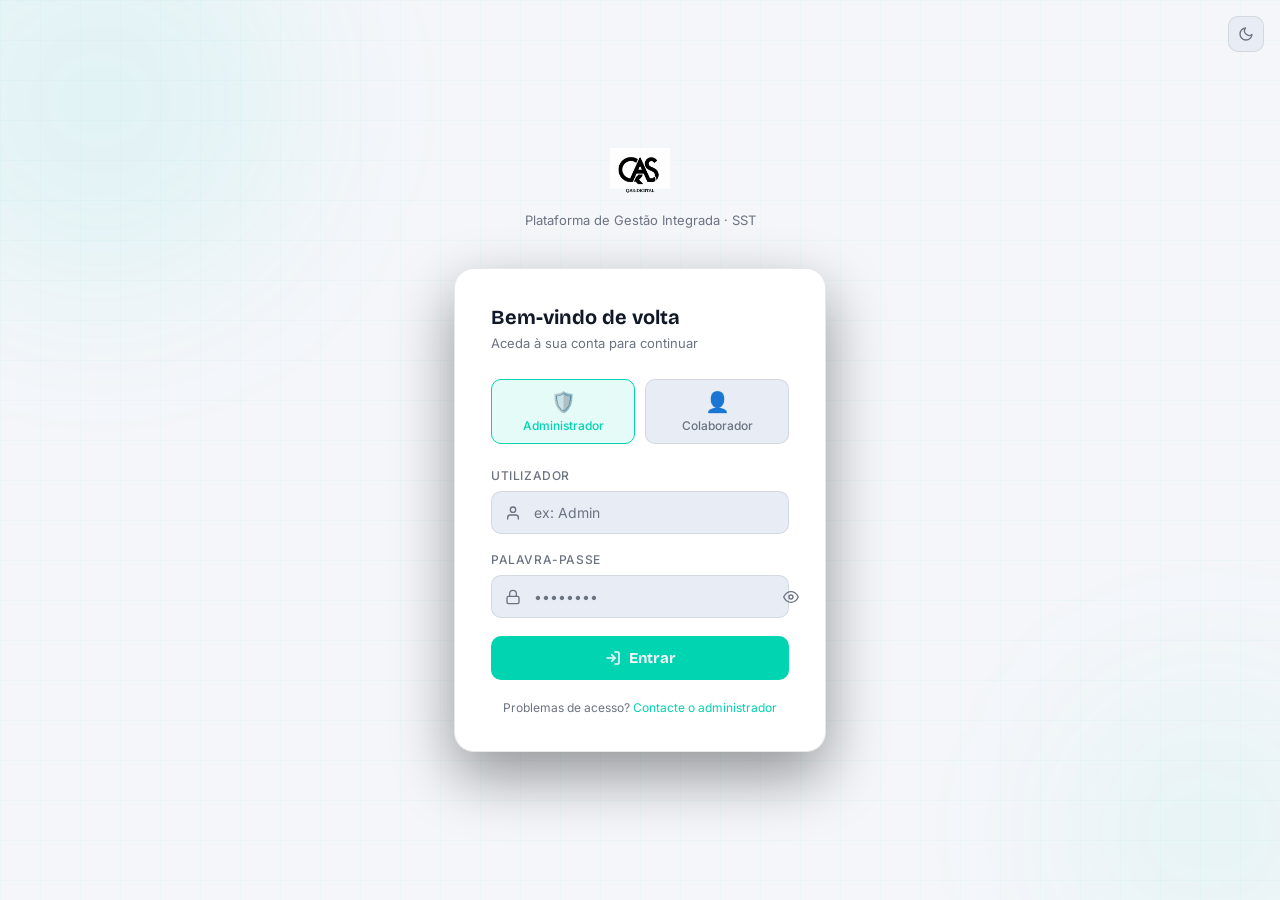
<file: index.html>
<!DOCTYPE html>
<html lang="pt" data-theme="light">
<head>
  <meta charset="UTF-8" />
  <meta name="viewport" content="width=device-width, initial-scale=1.0" />
  <title>QAS-Digital | Login</title>
  <link rel="icon" type="image/png" href="img/favicon.png" />
  <link rel="preconnect" href="https://fonts.googleapis.com" />
  <link rel="preconnect" href="https://fonts.gstatic.com" crossorigin />
  <link href="https://fonts.googleapis.com/css2?family=Bricolage+Grotesque:wght@400;500;600;700;800&family=Inter:wght@300;400;500;600&display=swap" rel="stylesheet" />
  <style>
    :root {
      --navy: #0B1120;
      --navy-mid: #0F1729;
      --navy-light: #1A2440;
      --teal: #00D4B1;
      --teal-dark: #00B89A;
      --teal-glow: rgba(0, 212, 177, 0.18);
      --teal-subtle: rgba(0, 212, 177, 0.08);
      --white: #F0F4FF;
      --muted: #8892A4;
      --border: rgba(255, 255, 255, 0.07);
      --red: #FF4C6A;
      --font-head: 'Bricolage Grotesque', sans-serif;
      --font-body: 'Inter', sans-serif;
    }
    [data-theme="light"] {
      --navy: #F4F6FA;
      --navy-mid: #FFFFFF;
      --navy-light: #E8EDF5;
      --white: #111827;
      --muted: #6B7280;
      --border: rgba(0,0,0,0.09);
      --teal-subtle: rgba(0,212,177,0.1);
      --teal-glow: rgba(0,212,177,0.2);
    }

    *, *::before, *::after { box-sizing: border-box; margin: 0; padding: 0; }

    body {
      background: var(--navy);
      font-family: var(--font-body);
      color: var(--white);
      min-height: 100vh;
      display: flex;
      align-items: center;
      justify-content: center;
      position: relative;
      overflow: hidden;
    }

    /* Background grid */
    body::before {
      content: '';
      position: fixed;
      inset: 0;
      background-image:
        linear-gradient(rgba(0,212,177,0.03) 1px, transparent 1px),
        linear-gradient(90deg, rgba(0,212,177,0.03) 1px, transparent 1px);
      background-size: 40px 40px;
      pointer-events: none;
    }

    /* Glow blobs */
    .blob {
      position: fixed;
      border-radius: 50%;
      filter: blur(80px);
      pointer-events: none;
    }
    .blob-1 {
      width: 400px; height: 400px;
      background: rgba(0,212,177,0.07);
      top: -100px; left: -100px;
    }
    .blob-2 {
      width: 300px; height: 300px;
      background: rgba(0,212,177,0.05);
      bottom: -80px; right: -80px;
    }

    .login-wrapper {
      width: 100%;
      max-width: 420px;
      padding: 24px;
      position: relative;
      z-index: 1;
    }

    /* Logo */
    .logo-area {
      text-align: center;
      margin-bottom: 40px;
    }
    .logo-area img {
      height: 48px;
      margin-bottom: 16px;
    }
    .logo-text {
      font-family: var(--font-head);
      font-size: 22px;
      font-weight: 700;
      color: var(--white);
      letter-spacing: -0.3px;
    }
    .logo-text span { color: var(--teal); }
    .logo-sub {
      font-size: 13px;
      color: var(--muted);
      margin-top: 6px;
    }

    /* Card */
    .card {
      background: var(--navy-mid);
      border: 1px solid var(--border);
      border-radius: 20px;
      padding: 36px;
      box-shadow: 0 24px 60px rgba(0,0,0,0.4);
    }

    .card-title {
      font-family: var(--font-head);
      font-size: 20px;
      font-weight: 700;
      margin-bottom: 6px;
    }
    .card-sub {
      font-size: 13px;
      color: var(--muted);
      margin-bottom: 28px;
    }

    .field {
      margin-bottom: 18px;
    }
    .field label {
      display: block;
      font-size: 12px;
      font-weight: 500;
      color: var(--muted);
      text-transform: uppercase;
      letter-spacing: 0.6px;
      margin-bottom: 8px;
    }

    .input-wrap {
      position: relative;
    }
    .input-wrap svg {
      position: absolute;
      left: 14px;
      top: 50%;
      transform: translateY(-50%);
      width: 16px;
      height: 16px;
      color: var(--muted);
      pointer-events: none;
    }

    .field input {
      width: 100%;
      background: var(--navy-light);
      border: 1px solid var(--border);
      border-radius: 10px;
      padding: 12px 14px 12px 42px;
      font-family: var(--font-body);
      font-size: 14px;
      color: var(--white);
      outline: none;
      transition: border-color 0.2s, box-shadow 0.2s;
    }
    .field input::placeholder { color: var(--muted); }
    .field input:focus {
      border-color: var(--teal);
      box-shadow: 0 0 0 3px var(--teal-glow);
    }

    /* Eye toggle */
    .eye-btn {
      position: absolute;
      right: 12px;
      top: 50%;
      transform: translateY(-50%);
      background: none;
      border: none;
      cursor: pointer;
      color: var(--muted);
      display: flex;
      align-items: center;
      padding: 4px;
      transition: color 0.2s;
    }
    .eye-btn:hover { color: var(--white); }
    .eye-btn svg { width: 16px; height: 16px; }

    /* Role selector */
    .role-selector {
      display: grid;
      grid-template-columns: 1fr 1fr;
      gap: 10px;
      margin-bottom: 24px;
    }
    .role-btn {
      background: var(--navy-light);
      border: 1px solid var(--border);
      border-radius: 10px;
      padding: 10px;
      cursor: pointer;
      text-align: center;
      transition: all 0.2s;
    }
    .role-btn .role-icon {
      font-size: 20px;
      margin-bottom: 4px;
    }
    .role-btn .role-label {
      font-size: 12px;
      font-weight: 500;
      color: var(--muted);
      font-family: var(--font-body);
    }
    .role-btn.active {
      border-color: var(--teal);
      background: var(--teal-subtle);
    }
    .role-btn.active .role-label { color: var(--teal); }

    /* Error */
    .error-msg {
      background: rgba(255,76,106,0.1);
      border: 1px solid rgba(255,76,106,0.3);
      border-radius: 10px;
      padding: 10px 14px;
      font-size: 13px;
      color: var(--red);
      margin-bottom: 18px;
      display: none;
      align-items: center;
      gap: 8px;
    }
    .error-msg svg { width: 15px; height: 15px; flex-shrink: 0; }
    .error-msg.show { display: flex; }

    /* Submit */
    .btn-login {
      width: 100%;
      background: var(--teal);
      color: var(--navy);
      border: none;
      border-radius: 10px;
      padding: 13px;
      font-family: var(--font-head);
      font-size: 15px;
      font-weight: 700;
      cursor: pointer;
      transition: background 0.2s, transform 0.1s, box-shadow 0.2s;
      display: flex;
      align-items: center;
      justify-content: center;
      gap: 8px;
    }
    .btn-login:hover {
      background: var(--teal-dark);
      box-shadow: 0 8px 24px rgba(0,212,177,0.25);
    }
    .btn-login:active { transform: scale(0.98); }
    .btn-login svg { width: 16px; height: 16px; }

    .footer-note {
      text-align: center;
      font-size: 12px;
      color: var(--muted);
      margin-top: 20px;
    }
    .footer-note a {
      color: var(--teal);
      text-decoration: none;
    }

    /* Shake animation */
    @keyframes shake {
      0%,100% { transform: translateX(0); }
      20% { transform: translateX(-6px); }
      40% { transform: translateX(6px); }
      60% { transform: translateX(-4px); }
      80% { transform: translateX(4px); }
    }
    .shake { animation: shake 0.4s ease; }

    /* Loading spinner */
    @keyframes spin { to { transform: rotate(360deg); } }
    .spinner {
      width: 16px; height: 16px;
      border: 2px solid rgba(11,17,32,0.3);
      border-top-color: var(--navy);
      border-radius: 50%;
      animation: spin 0.7s linear infinite;
      display: none;
    }
    .loading .spinner { display: block; }
    .loading .btn-text { display: none; }
    .theme-toggle {
      position: fixed;
      top: 16px; right: 16px;
      width: 36px; height: 36px;
      border-radius: 10px;
      background: var(--navy-light);
      border: 1px solid var(--border);
      cursor: pointer;
      display: flex; align-items: center; justify-content: center;
      color: var(--muted);
      transition: all 0.2s;
      z-index: 10;
    }
    .theme-toggle:hover { color: var(--teal); border-color: var(--teal); }
    .theme-toggle svg { width: 16px; height: 16px; }
    .logo-img {
      height: 56px;
      width: auto;
      display: block;
      margin: 0 auto 16px;
    }
  </style>
</head>
<body>
  <div class="blob blob-1"></div>
  <div class="blob blob-2"></div>
  <button class="theme-toggle" id="themeToggle" onclick="toggleTheme()" title="Alternar tema">
    <svg xmlns="http://www.w3.org/2000/svg" viewBox="0 0 24 24" fill="none" stroke="currentColor" stroke-width="2" stroke-linecap="round" stroke-linejoin="round"><circle cx="12" cy="12" r="5"/><line x1="12" y1="1" x2="12" y2="3"/><line x1="12" y1="21" x2="12" y2="23"/><line x1="4.22" y1="4.22" x2="5.64" y2="5.64"/><line x1="18.36" y1="18.36" x2="19.78" y2="19.78"/><line x1="1" y1="12" x2="3" y2="12"/><line x1="21" y1="12" x2="23" y2="12"/><line x1="4.22" y1="19.78" x2="5.64" y2="18.36"/><line x1="18.36" y1="5.64" x2="19.78" y2="4.22"/></svg>
  </button>

  <div class="login-wrapper">
    <div class="logo-area">
      <img id="loginLogo" src="img/logo-white.png" alt="QAS-Digital" class="logo-img" />
      <div class="logo-sub">Plataforma de Gestão Integrada · SST</div>
    </div>

    <div class="card">
      <div class="card-title">Bem-vindo de volta</div>
      <div class="card-sub">Aceda à sua conta para continuar</div>

      <!-- Role selector -->
      <div class="role-selector">
        <button class="role-btn active" data-role="admin" onclick="selectRole(this)">
          <div class="role-icon">🛡️</div>
          <div class="role-label">Administrador</div>
        </button>
        <button class="role-btn" data-role="employee" onclick="selectRole(this)">
          <div class="role-icon">👤</div>
          <div class="role-label">Colaborador</div>
        </button>
      </div>

      <form id="loginForm" onsubmit="handleLogin(event)" novalidate>
        <div class="field">
          <label for="username">Utilizador</label>
          <div class="input-wrap">
            <svg xmlns="http://www.w3.org/2000/svg" viewBox="0 0 24 24" fill="none" stroke="currentColor" stroke-width="2" stroke-linecap="round" stroke-linejoin="round"><path d="M20 21v-2a4 4 0 0 0-4-4H8a4 4 0 0 0-4 4v2"/><circle cx="12" cy="7" r="4"/></svg>
            <input type="text" id="username" placeholder="ex: Admin" autocomplete="username" />
          </div>
        </div>

        <div class="field">
          <label for="password">Palavra-passe</label>
          <div class="input-wrap">
            <svg xmlns="http://www.w3.org/2000/svg" viewBox="0 0 24 24" fill="none" stroke="currentColor" stroke-width="2" stroke-linecap="round" stroke-linejoin="round"><rect x="3" y="11" width="18" height="11" rx="2" ry="2"/><path d="M7 11V7a5 5 0 0 1 10 0v4"/></svg>
            <input type="password" id="password" placeholder="••••••••" autocomplete="current-password" />
            <button type="button" class="eye-btn" onclick="togglePassword()">
              <svg id="eyeIcon" xmlns="http://www.w3.org/2000/svg" viewBox="0 0 24 24" fill="none" stroke="currentColor" stroke-width="2" stroke-linecap="round" stroke-linejoin="round"><path d="M1 12s4-8 11-8 11 8 11 8-4 8-11 8-11-8-11-8z"/><circle cx="12" cy="12" r="3"/></svg>
            </button>
          </div>
        </div>

        <div class="error-msg" id="errorMsg">
          <svg xmlns="http://www.w3.org/2000/svg" viewBox="0 0 24 24" fill="none" stroke="currentColor" stroke-width="2" stroke-linecap="round" stroke-linejoin="round"><circle cx="12" cy="12" r="10"/><line x1="15" y1="9" x2="9" y2="15"/><line x1="9" y1="9" x2="15" y2="15"/></svg>
          <span id="errorText">Utilizador ou palavra-passe incorretos.</span>
        </div>

        <button type="submit" class="btn-login" id="loginBtn">
          <div class="spinner"></div>
          <span class="btn-text" style="display:flex;align-items:center;gap:8px;">
            <svg xmlns="http://www.w3.org/2000/svg" viewBox="0 0 24 24" fill="none" stroke="currentColor" stroke-width="2.5" stroke-linecap="round" stroke-linejoin="round"><path d="M15 3h4a2 2 0 0 1 2 2v14a2 2 0 0 1-2 2h-4"/><polyline points="10 17 15 12 10 7"/><line x1="15" y1="12" x2="3" y2="12"/></svg>
            Entrar
          </span>
        </button>
      </form>

      <div class="footer-note">
        Problemas de acesso? <a href="#">Contacte o administrador</a>
      </div>
    </div>
  </div>

  <script>
    const sunIcon = `<svg xmlns="http://www.w3.org/2000/svg" viewBox="0 0 24 24" fill="none" stroke="currentColor" stroke-width="2" stroke-linecap="round" stroke-linejoin="round"><circle cx="12" cy="12" r="5"/><line x1="12" y1="1" x2="12" y2="3"/><line x1="12" y1="21" x2="12" y2="23"/><line x1="4.22" y1="4.22" x2="5.64" y2="5.64"/><line x1="18.36" y1="18.36" x2="19.78" y2="19.78"/><line x1="1" y1="12" x2="3" y2="12"/><line x1="21" y1="12" x2="23" y2="12"/><line x1="4.22" y1="19.78" x2="5.64" y2="18.36"/><line x1="18.36" y1="5.64" x2="19.78" y2="4.22"/></svg>`;
    const moonIcon = `<svg xmlns="http://www.w3.org/2000/svg" viewBox="0 0 24 24" fill="none" stroke="currentColor" stroke-width="2" stroke-linecap="round" stroke-linejoin="round"><path d="M21 12.79A9 9 0 1 1 11.21 3 7 7 0 0 0 21 12.79z"/></svg>`;

    function applyTheme(theme) {
      const isLight = theme === 'light';
      document.documentElement.dataset.theme = theme;
      localStorage.setItem('qas-theme', theme);
      document.getElementById('loginLogo').src = isLight ? 'img/logo.png' : 'img/logo-white.png';
      document.getElementById('themeToggle').innerHTML = isLight ? moonIcon : sunIcon;
    }
    function toggleTheme() {
      const next = document.documentElement.dataset.theme === 'dark' ? 'light' : 'dark';
      applyTheme(next);
    }
    applyTheme(localStorage.getItem('qas-theme') || 'light');

    let selectedRole = 'admin';

    function selectRole(btn) {
      document.querySelectorAll('.role-btn').forEach(b => b.classList.remove('active'));
      btn.classList.add('active');
      selectedRole = btn.dataset.role;
    }

    function togglePassword() {
      const input = document.getElementById('password');
      const icon = document.getElementById('eyeIcon');
      if (input.type === 'password') {
        input.type = 'text';
        icon.innerHTML = '<path d="M17.94 17.94A10.07 10.07 0 0 1 12 20c-7 0-11-8-11-8a18.45 18.45 0 0 1 5.06-5.94M9.9 4.24A9.12 9.12 0 0 1 12 4c7 0 11 8 11 8a18.5 18.5 0 0 1-2.16 3.19m-6.72-1.07a3 3 0 1 1-4.24-4.24"/><line x1="1" y1="1" x2="23" y2="23"/>';
      } else {
        input.type = 'password';
        icon.innerHTML = '<path d="M1 12s4-8 11-8 11 8 11 8-4 8-11 8-11-8-11-8z"/><circle cx="12" cy="12" r="3"/>';
      }
    }

    function handleLogin(e) {
      e.preventDefault();
      const username = document.getElementById('username').value.trim();
      const password = document.getElementById('password').value;
      const btn = document.getElementById('loginBtn');
      const errorMsg = document.getElementById('errorMsg');
      const errorText = document.getElementById('errorText');

      errorMsg.classList.remove('show');

      // Credentials check
      const credentials = {
        admin: { user: 'Admin', pass: 'Admin123' },
        employee: { user: 'Colaborador', pass: 'Colab2024' }
      };

      const cred = credentials[selectedRole];
      if (username === cred.user && password === cred.pass) {
        // Show loading
        btn.classList.add('loading');
        btn.querySelector('.btn-text').style.display = 'none';
        btn.querySelector('.spinner').style.display = 'block';

        setTimeout(() => {
          window.location.href = 'module-selection.html';
        }, 900);
      } else {
        errorText.textContent = selectedRole === 'admin'
          ? 'Utilizador ou palavra-passe incorretos.'
          : 'Credenciais de colaborador inválidas.';
        errorMsg.classList.add('show');
        document.getElementById('loginForm').classList.add('shake');
        setTimeout(() => document.getElementById('loginForm').classList.remove('shake'), 400);
      }
    }
  </script>
</body>
</html>
</file>
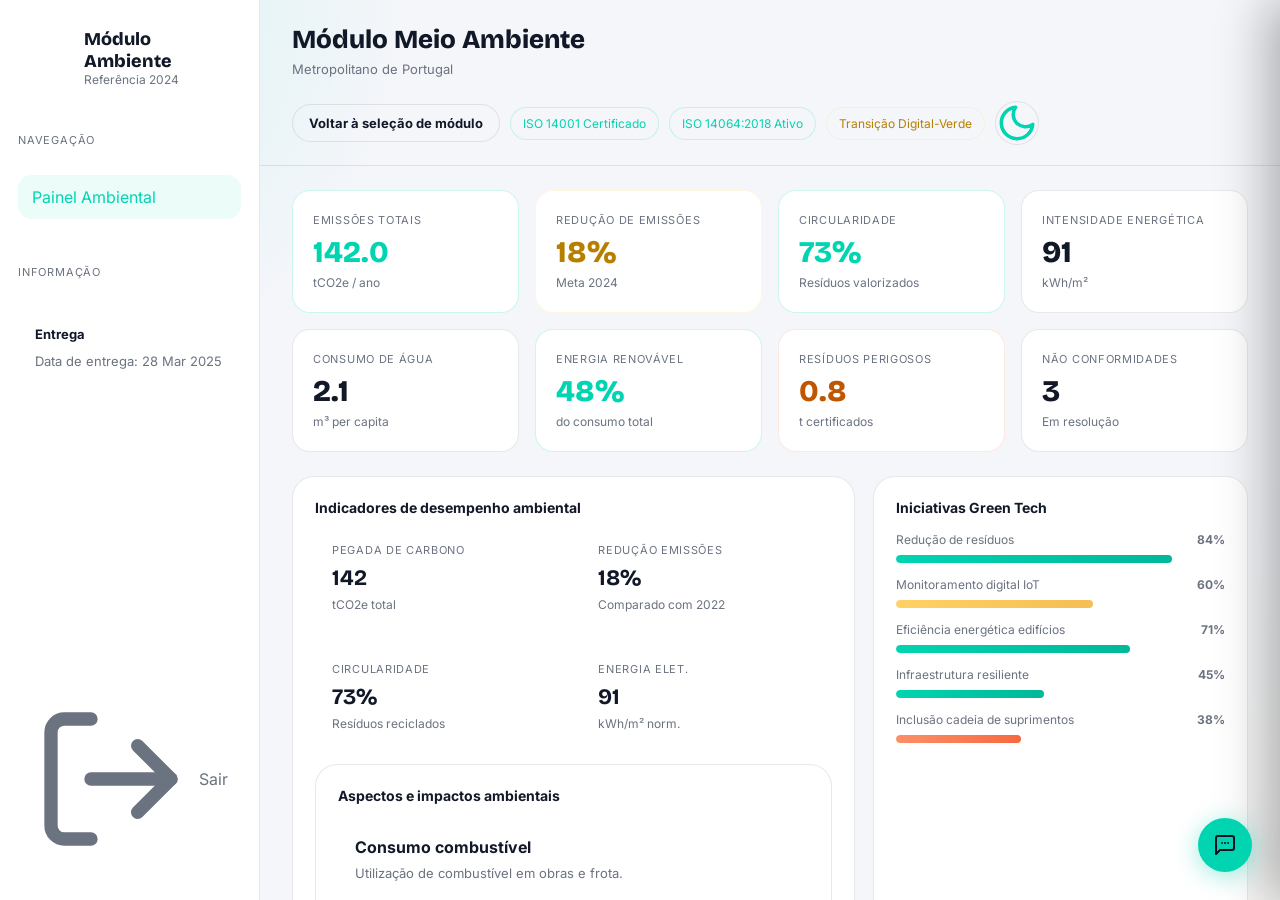
<file: ambiente.html>
<!DOCTYPE html>
<html lang="pt" data-theme="light">
<head>
  <meta charset="UTF-8" />
  <meta name="viewport" content="width=device-width, initial-scale=1.0" />
  <title>QAS-Digital | Módulo Ambiente</title>
  <link rel="icon" type="image/png" href="img/favicon.png" />
  <link rel="preconnect" href="https://fonts.googleapis.com" />
  <link rel="preconnect" href="https://fonts.gstatic.com" crossorigin />
  <link href="https://fonts.googleapis.com/css2?family=Bricolage+Grotesque:wght@400;500;600;700;800&family=Inter:wght@300;400;500;600&display=swap" rel="stylesheet" />
  <style>
    :root {
      --navy: #0B1120;
      --navy-mid: #0F1729;
      --navy-light: #151E33;
      --navy-card: #131E35;
      --teal: #00D4B1;
      --teal-dark: #00B89A;
      --teal-subtle: rgba(0,212,177,0.08);
      --white: #F0F4FF;
      --muted: #9CA3AF;
      --border: rgba(255,255,255,0.08);
      --yellow: #FFD166;
      --orange: #FB8F67;
      --font-head: 'Bricolage Grotesque', sans-serif;
      --font-body: 'Inter', sans-serif;
    }

    [data-theme="light"] {
      --navy: #F4F6FA;
      --navy-mid: #FFFFFF;
      --navy-light: #E8EDF5;
      --navy-card: #FFFFFF;
      --teal: #00D4B1;
      --teal-dark: #00B89A;
      --teal-subtle: rgba(0,212,177,0.08);
      --white: #111827;
      --muted: #6B7280;
      --border: rgba(0,0,0,0.09);
      --yellow: #B77F00;
      --orange: #C05700;
    }
    *, *::before, *::after { box-sizing: border-box; margin: 0; padding: 0; }
    html, body { height: 100%; }
    body {
      background: radial-gradient(circle at top left, rgba(0,212,177,0.14), transparent 26%),
                  radial-gradient(circle at bottom right, rgba(255,209,102,0.05), transparent 28%),
                  var(--navy);
      font-family: var(--font-body);
      color: var(--white);
      display: flex;
      min-height: 100vh;
      overflow: hidden;
    }
    .sidebar {
      width: 260px;
      min-height: 100vh;
      background: var(--navy-mid);
      border-right: 1px solid var(--border);
      display: flex;
      flex-direction: column;
      padding: 28px 18px;
      gap: 28px;
    }
    .sidebar-logo { display: flex; align-items: center; gap: 12px; }
    .sidebar-logo img { height: 36px; }
    .sidebar-title { font-family: var(--font-head); font-size: 18px; font-weight: 800; }
    .sidebar-section { font-size: 11px; text-transform: uppercase; letter-spacing: 0.8px; color: var(--muted); margin-top: 18px; }
    .nav-item {
      display: flex;
      align-items: center;
      gap: 10px;
      padding: 12px 14px;
      border-radius: 14px;
      color: var(--muted);
      text-decoration: none;
      transition: background 0.2s, color 0.2s;
    }
    .nav-item.active,
    .nav-item:hover { background: rgba(0,212,177,0.08); color: var(--teal); }
    .nav-item svg { width: 18px; height: 18px; flex-shrink: 0; }
    .sidebar-footer { margin-top: auto; }
    .logout-btn {
      width: 100%;
      display: inline-flex;
      align-items: center;
      justify-content: center;
      gap: 8px;
      padding: 12px;
      border-radius: 14px;
      border: 1px solid rgba(255,255,255,0.1);
      background: transparent;
      color: var(--muted);
      text-decoration: none;
      transition: background 0.2s, color 0.2s;
    }
    .logout-btn:hover { background: rgba(255,255,255,0.05); color: var(--white); }
    .theme-toggle {
      width: 44px;
      height: 44px;
      border-radius: 999px;
      border: 1px solid var(--border);
      background: rgba(255,255,255,0.08);
      color: var(--teal);
      display: inline-flex;
      align-items: center;
      justify-content: center;
      cursor: pointer;
      transition: background 0.2s, transform 0.2s;
    }
    .theme-toggle:hover { background: rgba(0,212,177,0.12); transform: translateY(-1px); }
    .module-return {
      display: inline-flex;
      align-items: center;
      gap: 8px;
      padding: 10px 16px;
      border-radius: 999px;
      border: 1px solid var(--border);
      background: rgba(255,255,255,0.08);
      color: var(--white);
      text-decoration: none;
      font-size: 13px;
      font-weight: 700;
      transition: background 0.2s, color 0.2s;
    }
    .module-return:hover { background: rgba(0,212,177,0.12); color: var(--teal); }
    .main {
      flex: 1;
      overflow: hidden;
      display: flex;
      flex-direction: column;
    }
    .topbar {
      padding: 24px 32px 20px;
      border-bottom: 1px solid var(--border);
      display: flex;
      justify-content: space-between;
      gap: 24px;
      flex-wrap: wrap;
    }
    .topbar-left h1 {
      font-family: var(--font-head);
      font-size: 26px;
      font-weight: 800;
      margin-bottom: 6px;
    }
    .topbar-left p { font-size: 13px; color: var(--muted); }
    .topbar-right { display: flex; flex-wrap: wrap; gap: 10px; align-items: center; }
    .tag { display: inline-flex; align-items: center; gap: 6px; padding: 8px 12px; border-radius: 999px; background: rgba(255,255,255,0.06); color: var(--white); font-size: 12px; border: 1px solid rgba(255,255,255,0.08); }
    .tag.teal { color: var(--teal); border-color: rgba(0,212,177,0.2); }
    .tag.yellow { color: var(--yellow); border-color: rgba(255,209,102,0.2); }
    .content {
      flex: 1;
      overflow-y: auto;
      padding: 24px 32px 32px;
      display: grid;
      gap: 24px;
    }
    .content::-webkit-scrollbar { width: 8px; }
    .content::-webkit-scrollbar-track { background: transparent; }
    .content::-webkit-scrollbar-thumb { background: rgba(255,255,255,0.1); border-radius: 999px; }
    .kpi-grid {
      display: grid;
      grid-template-columns: repeat(4, minmax(0,1fr));
      gap: 16px;
    }
    .kpi-card {
      background: var(--navy-card);
      border: 1px solid var(--border);
      border-radius: 18px;
      padding: 22px 20px;
      position: relative;
    }
    .kpi-card .label { font-size: 11px; color: var(--muted); text-transform: uppercase; letter-spacing: 0.7px; margin-bottom: 10px; }
    .kpi-card .value { font-family: var(--font-head); font-size: 30px; font-weight: 800; line-height: 1; margin-bottom: 8px; }
    .kpi-card .hint { font-size: 12px; color: var(--muted); }
    .kpi-card.accent { border-color: rgba(0,212,177,0.2); }
    .kpi-card.accent .value { color: var(--teal); }
    .kpi-card.yellow { border-color: rgba(255,209,102,0.2); }
    .kpi-card.yellow .value { color: var(--yellow); }
    .kpi-card.orange { border-color: rgba(251,143,103,0.2); }
    .kpi-card.orange .value { color: var(--orange); }
    .section-title {
      font-family: var(--font-head);
      font-size: 16px;
      font-weight: 700;
      margin-bottom: 12px;
      color: var(--white);
    }
    .panel-grid {
      display: grid;
      grid-template-columns: 1.2fr 0.8fr;
      gap: 18px;
    }
    .panel-card {
      background: var(--navy-card);
      border: 1px solid var(--border);
      border-radius: 22px;
      padding: 22px;
    }
    .panel-card h3 {
      font-size: 14px;
      font-weight: 700;
      margin-bottom: 10px;
    }
    .panel-card p { color: var(--muted); font-size: 13px; line-height: 1.7; }
    .metric-grid {
      display: grid;
      grid-template-columns: repeat(2, minmax(0,1fr));
      gap: 16px;
    }
    .metric-item {
      background: rgba(255,255,255,0.03);
      border: 1px solid rgba(255,255,255,0.08);
      border-radius: 16px;
      padding: 16px;
    }
    .metric-item .metric-title { font-size: 11px; color: var(--muted); text-transform: uppercase; letter-spacing: 0.7px; margin-bottom: 8px; }
    .metric-item .metric-value { font-family: var(--font-head); font-size: 22px; font-weight: 700; margin-bottom: 6px; }
    .metric-item .metric-note { font-size: 12px; color: var(--muted); }
    .progress-row {
      display: grid;
      gap: 14px;
      margin-top: 16px;
    }
    .progress-row .progress-item {
      display: grid;
      gap: 8px;
    }
    .progress-label {
      display: flex;
      justify-content: space-between;
      font-size: 12px;
      color: var(--muted);
    }
    .progress-bar {
      height: 8px;
      border-radius: 999px;
      background: rgba(255,255,255,0.08);
      overflow: hidden;
    }
    .progress-fill {
      height: 100%;
      border-radius: inherit;
      background: linear-gradient(90deg, var(--teal), var(--teal-dark));
    }
    .progress-fill.yellow { background: linear-gradient(90deg, #FFD166, #F4BF55); }
    .progress-fill.orange { background: linear-gradient(90deg, #FB8F67, #F76940); }
    .list-block { display: grid; gap: 12px; margin-top: 16px; }
    .list-card {
      background: rgba(255,255,255,0.03);
      border: 1px solid rgba(255,255,255,0.06);
      border-radius: 16px;
      padding: 16px;
    }
    .list-card strong { display: block; margin-bottom: 6px; color: var(--white); }
    .list-card span { display: block; color: var(--muted); font-size: 13px; line-height: 1.6; }
    .scope-grid {
      display: grid;
      grid-template-columns: repeat(3, minmax(0,1fr));
      gap: 16px;
      margin-top: 16px;
    }
    .scope-card {
      background: rgba(255,255,255,0.03);
      border: 1px solid rgba(255,255,255,0.06);
      border-radius: 18px;
      padding: 20px;
    }
    .scope-card .scope-name { font-size: 12px; color: var(--muted); text-transform: uppercase; letter-spacing: 0.7px; margin-bottom: 8px; }
    .scope-card .scope-value { font-family: var(--font-head); font-size: 28px; font-weight: 800; margin-bottom: 6px; }
    .scope-card .scope-note { font-size: 12px; color: var(--muted); line-height: 1.6; }
    .bottom-grid {
      display: grid;
      grid-template-columns: 1fr 1fr;
      gap: 18px;
    }
    .stat-card {
      background: rgba(255,255,255,0.03);
      border: 1px solid rgba(255,255,255,0.06);
      border-radius: 20px;
      padding: 24px;
    }
    .stat-card h3 { font-size: 15px; margin-bottom: 14px; }
    .stat-card p { color: var(--muted); font-size: 13px; line-height: 1.7; }
    .score-pill {
      display: inline-flex;
      padding: 8px 12px;
      border-radius: 999px;
      font-size: 12px;
      font-weight: 700;
      background: rgba(0,212,177,0.1);
      color: var(--teal);
      margin-top: 10px;
    }
    .morph-grid {
      display: grid;
      grid-template-columns: repeat(2, minmax(0,1fr));
      gap: 16px;
      margin-top: 16px;
    }
    .stat-pill {
      display: flex;
      justify-content: space-between;
      gap: 16px;
      padding: 14px 16px;
      background: rgba(255,255,255,0.04);
      border: 1px solid rgba(255,255,255,0.08);
      border-radius: 16px;
      font-size: 13px;
    }
    .stat-pill strong { color: var(--white); }
    @media (max-width: 1120px) {
      .kpi-grid, .panel-grid, .scope-grid, .bottom-grid, .morph-grid { grid-template-columns: 1fr; }
      .sidebar { width: 100%; min-height: auto; order: 2; }
      .main { order: 1; }
      body { flex-direction: column; }
      .topbar { padding: 20px; }
    }
  </style>
</head>
<body>
  <aside class="sidebar">
    <div class="sidebar-logo">
      <img src="img/logo-white.png" alt="QAS-Digital" />
      <div>
        <div class="sidebar-title">Módulo Ambiente</div>
        <div style="font-size:12px;color:var(--muted);">Referência 2024</div>
      </div>
    </div>

    <div class="sidebar-section">Navegação</div>
    <a class="nav-item active" href="#">Painel Ambiental</a>

    <div class="sidebar-section">Informação</div>
    <div class="list-card" style="padding:16px;font-size:13px;line-height:1.6;">
      <strong>Entrega</strong>
      <span>Data de entrega: 28 Mar 2025</span>
    </div>

    <div class="sidebar-footer">
      <a class="logout-btn" href="index.html">
        <svg xmlns="http://www.w3.org/2000/svg" viewBox="0 0 24 24" fill="none" stroke="currentColor" stroke-width="2" stroke-linecap="round" stroke-linejoin="round"><path d="M9 21H5a2 2 0 0 1-2-2V5a2 2 0 0 1 2-2h4"/><polyline points="16 17 21 12 16 7"/><line x1="21" y1="12" x2="9" y2="12"/></svg>
        Sair
      </a>
    </div>
  </aside>

  <div class="main">
    <div class="topbar">
      <div class="topbar-left">
        <h1>Módulo Meio Ambiente</h1>
        <p>Metropolitano de Portugal</p>
      </div>
      <div class="topbar-right">
        <a class="module-return" href="module-selection.html">Voltar à seleção de módulo</a>
        <span class="tag teal">ISO 14001 Certificado</span>
        <span class="tag teal">ISO 14064:2018 Ativo</span>
        <span class="tag yellow">Transição Digital-Verde</span>
        <button class="theme-toggle" id="themeToggle" onclick="toggleTheme()" title="Alternar tema"></button>
      </div>
    </div>

    <div class="content">
      <div class="kpi-grid">
        <div class="kpi-card accent">
          <div class="label">Emissões totais</div>
          <div class="value">142.0</div>
          <div class="hint">tCO2e / ano</div>
        </div>
        <div class="kpi-card yellow">
          <div class="label">Redução de emissões</div>
          <div class="value">18%</div>
          <div class="hint">Meta 2024</div>
        </div>
        <div class="kpi-card accent">
          <div class="label">Circularidade</div>
          <div class="value">73%</div>
          <div class="hint">Resíduos valorizados</div>
        </div>
        <div class="kpi-card">
          <div class="label">Intensidade energética</div>
          <div class="value">91</div>
          <div class="hint">kWh/m²</div>
        </div>
        <div class="kpi-card">
          <div class="label">Consumo de água</div>
          <div class="value">2.1</div>
          <div class="hint">m³ per capita</div>
        </div>
        <div class="kpi-card accent">
          <div class="label">Energia renovável</div>
          <div class="value">48%</div>
          <div class="hint">do consumo total</div>
        </div>
        <div class="kpi-card orange">
          <div class="label">Resíduos perigosos</div>
          <div class="value">0.8</div>
          <div class="hint">t certificados</div>
        </div>
        <div class="kpi-card">
          <div class="label">Não conformidades</div>
          <div class="value">3</div>
          <div class="hint">Em resolução</div>
        </div>
      </div>

      <div class="panel-grid">
        <div class="panel-card">
          <h3>Indicadores de desempenho ambiental</h3>
          <div class="metric-grid">
            <div class="metric-item">
              <div class="metric-title">Pegada de carbono</div>
              <div class="metric-value">142</div>
              <div class="metric-note">tCO2e total</div>
            </div>
            <div class="metric-item">
              <div class="metric-title">Redução emissões</div>
              <div class="metric-value">18%</div>
              <div class="metric-note">Comparado com 2022</div>
            </div>
            <div class="metric-item">
              <div class="metric-title">Circularidade</div>
              <div class="metric-value">73%</div>
              <div class="metric-note">Resíduos reciclados</div>
            </div>
            <div class="metric-item">
              <div class="metric-title">Energia elet.</div>
              <div class="metric-value">91</div>
              <div class="metric-note">kWh/m² norm.</div>
            </div>
          </div>
          <div class="panel-card" style="margin-top:16px;">
            <h3>Aspectos e impactos ambientais</h3>
            <div class="list-block">
              <div class="list-card"><strong>Consumo combustível</strong><span>Utilização de combustível em obras e frota.</span></div>
              <div class="list-card"><strong>Geração de resíduos</strong><span>Poluição difusa e aterros.</span></div>
              <div class="list-card"><strong>Consumo de energia</strong><span>Uso de energia eléctrica e térmica.</span></div>
              <div class="list-card"><strong>Consumo de água</strong><span>Stress hídrico e utilização por projeto.</span></div>
              <div class="list-card"><strong>Resíduos perigosos</strong><span>Gestão e certificação de efluentes.</span></div>
              <div class="list-card"><strong>Emissões difusas</strong><span>Perdas e emissões indiretas.</span></div>
            </div>
          </div>
        </div>

        <div class="panel-card">
          <h3>Iniciativas Green Tech</h3>
          <div class="progress-row">
            <div class="progress-item">
              <div class="progress-label"><span>Redução de resíduos</span><strong>84%</strong></div>
              <div class="progress-bar"><div class="progress-fill" style="width:84%;"></div></div>
            </div>
            <div class="progress-item">
              <div class="progress-label"><span>Monitoramento digital IoT</span><strong>60%</strong></div>
              <div class="progress-bar"><div class="progress-fill yellow" style="width:60%;"></div></div>
            </div>
            <div class="progress-item">
              <div class="progress-label"><span>Eficiência energética edifícios</span><strong>71%</strong></div>
              <div class="progress-bar"><div class="progress-fill" style="width:71%;"></div></div>
            </div>
            <div class="progress-item">
              <div class="progress-label"><span>Infraestrutura resiliente</span><strong>45%</strong></div>
              <div class="progress-bar"><div class="progress-fill" style="width:45%;"></div></div>
            </div>
            <div class="progress-item">
              <div class="progress-label"><span>Inclusão cadeia de suprimentos</span><strong>38%</strong></div>
              <div class="progress-bar"><div class="progress-fill orange" style="width:38%;"></div></div>
            </div>
          </div>
        </div>
      </div>

      <div>
        <div class="section-title">Calculadora e reporte GEE</div>
        <div class="scope-grid">
          <div class="scope-card">
            <div class="scope-name">Escopo 1 – Emissões diretas</div>
            <div class="scope-value">11.2</div>
            <div class="scope-note">Gásóleo: 4 200 L · Gás natural: 800 m³ · Refrigerantes: 12 kg</div>
          </div>
          <div class="scope-card">
            <div class="scope-name">Escopo 2 – Energia indireta</div>
            <div class="scope-value">12.1</div>
            <div class="scope-note">Electricidade 87 500 kWh · Renovável 48% · Fator rede 2024: 0.297 kg CO₂/kWh</div>
          </div>
          <div class="scope-card">
            <div class="scope-name">Escopo 3 – Outras emissões</div>
            <div class="scope-value">118.7</div>
            <div class="scope-note">Resíduos 18.4 t · Deslocações 124 000 km · Compras 320 unidades</div>
          </div>
        </div>
      </div>

      <div class="bottom-grid">
        <div class="stat-card">
          <h3>Educação Ambiental</h3>
          <p>Cobertura da força de trabalho: 78 trabalhadores.</p>
          <div class="morph-grid">
            <div class="stat-pill"><span>ISO 14001 – sensibilização</span><strong>89%</strong></div>
            <div class="stat-pill"><span>Gestão de resíduos</span><strong>76%</strong></div>
            <div class="stat-pill"><span>Emergências ambientais</span><strong>64%</strong></div>
            <div class="stat-pill"><span>Pegada de carbono - GHG</span><strong>52%</strong></div>
          </div>
        </div>
        <div class="stat-card">
          <h3>Certificações</h3>
          <p>Visão geral de conformidade e certificações em vigor para o módulo ambiente.</p>
          <div class="list-card">
            <strong>ISO 14001:2015</strong>
            <span>Certificado ativo</span>
          </div>
          <div class="list-card" style="margin-top:12px;">
            <strong>ISO 14064:2018</strong>
            <span>Verificado 2024</span>
          </div>
          <div class="score-pill">GRI 303-306 em preparação</div>
        </div>
      </div>
    </div>
  </div>
  <script>
    const sunIcon = `<svg xmlns="http://www.w3.org/2000/svg" viewBox="0 0 24 24" fill="none" stroke="currentColor" stroke-width="2" stroke-linecap="round" stroke-linejoin="round"><circle cx="12" cy="12" r="5"/><line x1="12" y1="1" x2="12" y2="3"/><line x1="12" y1="21" x2="12" y2="23"/><line x1="4.22" y1="4.22" x2="5.64" y2="5.64"/><line x1="18.36" y1="18.36" x2="19.78" y2="19.78"/><line x1="1" y1="12" x2="3" y2="12"/><line x1="21" y1="12" x2="23" y2="12"/><line x1="4.22" y1="19.78" x2="5.64" y2="18.36"/><line x1="18.36" y1="5.64" x2="19.78" y2="4.22"/></svg>`;
    const moonIcon = `<svg xmlns="http://www.w3.org/2000/svg" viewBox="0 0 24 24" fill="none" stroke="currentColor" stroke-width="2" stroke-linecap="round" stroke-linejoin="round"><path d="M21 12.79A9 9 0 1 1 11.21 3 7 7 0 0 0 21 12.79z"/></svg>`;

    function applyTheme(theme) {
      document.documentElement.dataset.theme = theme;
      localStorage.setItem('qas-theme', theme);
      document.getElementById('themeToggle').innerHTML = theme === 'light' ? moonIcon : sunIcon;
    }

    function toggleTheme() {
      applyTheme(document.documentElement.dataset.theme === 'dark' ? 'light' : 'dark');
    }

    applyTheme(localStorage.getItem('qas-theme') || 'light');
  </script>
<script src="js/chat.js"></script>
</body>
</html>
</file>
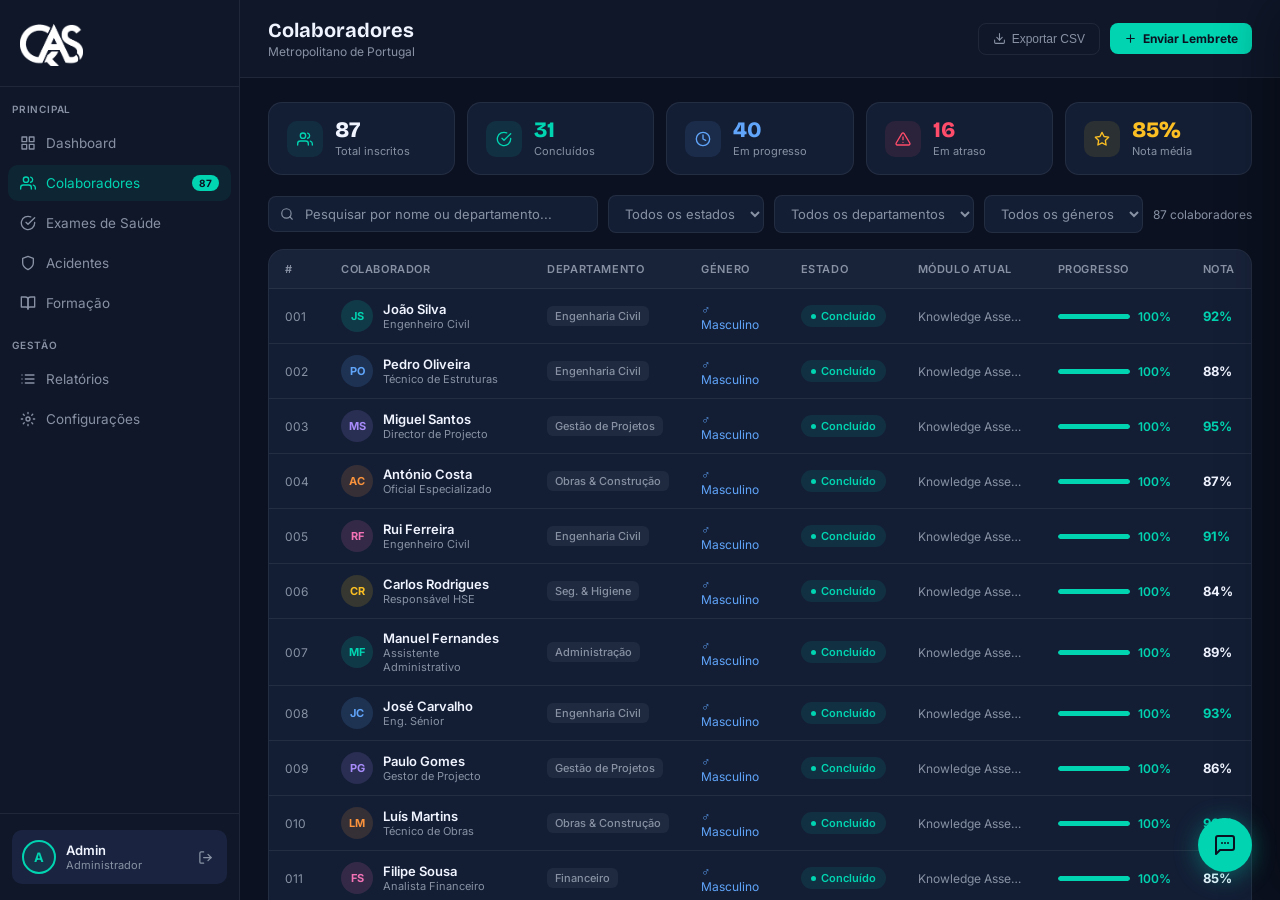
<file: colaboradores.html>
<!DOCTYPE html>
<html lang="pt">
<head>
  <meta charset="UTF-8" />
  <meta name="viewport" content="width=device-width, initial-scale=1.0" />
  <title>QAS-Digital | Colaboradores</title>
  <link rel="icon" type="image/png" href="img/favicon.png" />
  <link rel="preconnect" href="https://fonts.googleapis.com" />
  <link rel="preconnect" href="https://fonts.gstatic.com" crossorigin />
  <link href="https://fonts.googleapis.com/css2?family=Bricolage+Grotesque:wght@400;500;600;700;800&family=Inter:wght@300;400;500;600&display=swap" rel="stylesheet" />
  <style>
    :root {
      --navy: #0B1120; --navy-mid: #0F1729; --navy-light: #1A2440; --navy-card: #131e35;
      --teal: #00D4B1; --teal-dark: #00B89A; --teal-glow: rgba(0,212,177,0.18);
      --teal-subtle: rgba(0,212,177,0.08); --white: #F0F4FF; --muted: #8892A4;
      --border: rgba(255,255,255,0.07); --red: #FF4C6A; --yellow: #FFD166;
      --sidebar-w: 240px; --font-head: 'Bricolage Grotesque', sans-serif; --font-body: 'Inter', sans-serif;
    }
    *, *::before, *::after { box-sizing: border-box; margin: 0; padding: 0; }
    html, body { height: 100%; }
    body { background: var(--navy); font-family: var(--font-body); color: var(--white); display: flex; overflow: hidden; }

    /* ── SIDEBAR ── */
    .sidebar { width: var(--sidebar-w); min-height: 100vh; background: var(--navy-mid); border-right: 1px solid var(--border); display: flex; flex-direction: column; flex-shrink: 0; z-index: 10; }
    .sidebar-logo { padding: 24px 20px 20px; border-bottom: 1px solid var(--border); }
    .logo-text { font-family: var(--font-head); font-size: 19px; font-weight: 800; letter-spacing: -0.3px; }
    .logo-text span { color: var(--teal); }
    .logo-sub { font-size: 11px; color: var(--muted); margin-top: 3px; }
    .sidebar-section { padding: 16px 12px 8px; font-size: 10px; text-transform: uppercase; letter-spacing: 0.8px; color: var(--muted); font-weight: 600; }
    .nav-item { display: flex; align-items: center; gap: 10px; padding: 10px 12px; border-radius: 10px; margin: 2px 8px; cursor: pointer; font-size: 13.5px; color: var(--muted); transition: all 0.2s; text-decoration: none; }
    .nav-item svg { width: 16px; height: 16px; flex-shrink: 0; }
    .nav-item:hover { background: var(--navy-light); color: var(--white); }
    .nav-item.active { background: var(--teal-subtle); color: var(--teal); }
    .nav-item .badge { margin-left: auto; background: var(--teal); color: var(--navy); font-size: 10px; font-weight: 700; padding: 2px 7px; border-radius: 20px; }
    .sidebar-footer { margin-top: auto; padding: 16px 12px; border-top: 1px solid var(--border); }
    .user-chip { display: flex; align-items: center; gap: 10px; padding: 10px; border-radius: 10px; background: var(--navy-light); }
    .avatar { width: 34px; height: 34px; border-radius: 50%; background: var(--teal-subtle); border: 2px solid var(--teal); display: flex; align-items: center; justify-content: center; font-size: 13px; font-weight: 700; color: var(--teal); flex-shrink: 0; }
    .user-info .name { font-size: 13px; font-weight: 600; }
    .user-info .role { font-size: 11px; color: var(--muted); }
    .logout-btn { background: none; border: none; cursor: pointer; color: var(--muted); margin-left: auto; display: flex; padding: 4px; transition: color 0.2s; }
    .logout-btn:hover { color: var(--red); }
    .logout-btn svg { width: 15px; height: 15px; }

    /* ── MAIN ── */
    .main { flex: 1; display: flex; flex-direction: column; overflow: hidden; }
    .topbar { padding: 18px 28px; border-bottom: 1px solid var(--border); display: flex; align-items: center; justify-content: space-between; flex-shrink: 0; background: var(--navy-mid); }
    .topbar-left h1 { font-family: var(--font-head); font-size: 20px; font-weight: 700; }
    .topbar-left p { font-size: 12px; color: var(--muted); margin-top: 2px; }
    .topbar-right { display: flex; align-items: center; gap: 10px; }

    .btn-outline { display: inline-flex; align-items: center; gap: 6px; padding: 8px 14px; border: 1px solid var(--border); border-radius: 8px; font-size: 12px; font-weight: 500; color: var(--muted); background: none; cursor: pointer; transition: all 0.2s; text-decoration: none; }
    .btn-outline:hover { border-color: var(--teal); color: var(--teal); }
    .btn-outline svg { width: 13px; height: 13px; }
    .btn-teal { background: var(--teal); color: var(--navy); border: none; border-radius: 8px; padding: 8px 14px; font-size: 12px; font-weight: 700; cursor: pointer; display: inline-flex; align-items: center; gap: 6px; transition: background 0.2s; font-family: var(--font-body); }
    .btn-teal:hover { background: var(--teal-dark); }
    .btn-teal svg { width: 13px; height: 13px; }

    .content { flex: 1; overflow-y: auto; padding: 24px 28px 40px; }
    .content::-webkit-scrollbar { width: 6px; }
    .content::-webkit-scrollbar-track { background: transparent; }
    .content::-webkit-scrollbar-thumb { background: var(--navy-light); border-radius: 3px; }

    /* Stats row */
    .stats-row { display: grid; grid-template-columns: repeat(5, 1fr); gap: 12px; margin-bottom: 20px; }
    .stat-card { background: var(--navy-card); border: 1px solid var(--border); border-radius: 14px; padding: 16px 18px; display: flex; align-items: center; gap: 12px; transition: border-color 0.2s; }
    .stat-card:hover { border-color: rgba(0,212,177,0.2); }
    .stat-icon { width: 36px; height: 36px; border-radius: 10px; display: flex; align-items: center; justify-content: center; flex-shrink: 0; }
    .stat-icon svg { width: 16px; height: 16px; }
    .stat-val { font-family: var(--font-head); font-size: 22px; font-weight: 800; line-height: 1; }
    .stat-lbl { font-size: 11px; color: var(--muted); margin-top: 3px; }

    /* Filter bar */
    .filter-bar { display: flex; align-items: center; gap: 10px; margin-bottom: 16px; flex-wrap: wrap; }
    .search-wrap { position: relative; flex: 1; min-width: 200px; }
    .search-wrap svg { position: absolute; left: 12px; top: 50%; transform: translateY(-50%); width: 14px; height: 14px; color: var(--muted); pointer-events: none; }
    .search-input { width: 100%; background: var(--navy-card); border: 1px solid var(--border); border-radius: 8px; padding: 9px 12px 9px 36px; font-size: 13px; color: var(--white); font-family: var(--font-body); outline: none; transition: border-color 0.2s; }
    .search-input::placeholder { color: var(--muted); }
    .search-input:focus { border-color: var(--teal); }
    .filter-select { background: var(--navy-card); border: 1px solid var(--border); border-radius: 8px; padding: 9px 12px; font-size: 13px; color: var(--muted); font-family: var(--font-body); outline: none; cursor: pointer; transition: border-color 0.2s; }
    .filter-select:focus { border-color: var(--teal); color: var(--white); }
    .filter-count { font-size: 12px; color: var(--muted); margin-left: auto; white-space: nowrap; }

    /* Table */
    .table-wrap { background: var(--navy-card); border: 1px solid var(--border); border-radius: 16px; overflow: hidden; }
    table { width: 100%; border-collapse: collapse; }
    thead th { padding: 12px 16px; font-size: 11px; text-transform: uppercase; letter-spacing: 0.6px; color: var(--muted); font-weight: 600; text-align: left; border-bottom: 1px solid var(--border); background: rgba(255,255,255,0.02); white-space: nowrap; }
    tbody tr { border-bottom: 1px solid var(--border); cursor: pointer; transition: background 0.15s; }
    tbody tr:last-child { border-bottom: none; }
    tbody tr:hover { background: rgba(255,255,255,0.02); }
    tbody tr.active-row { background: var(--teal-subtle); }
    td { padding: 11px 16px; font-size: 13px; vertical-align: middle; }

    .emp-cell { display: flex; align-items: center; gap: 10px; }
    .emp-avatar { width: 32px; height: 32px; border-radius: 50%; display: flex; align-items: center; justify-content: center; font-size: 11px; font-weight: 700; flex-shrink: 0; }
    .emp-name { font-weight: 600; font-size: 13px; white-space: nowrap; }
    .emp-id { font-size: 11px; color: var(--muted); }

    .dept-tag { display: inline-block; padding: 3px 8px; border-radius: 6px; font-size: 11px; font-weight: 500; background: rgba(255,255,255,0.05); color: var(--muted); white-space: nowrap; }

    .status-badge { display: inline-flex; align-items: center; gap: 5px; padding: 4px 10px; border-radius: 20px; font-size: 11px; font-weight: 600; white-space: nowrap; }
    .status-badge .dot { width: 5px; height: 5px; border-radius: 50%; background: currentColor; }
    .s-completed { background: rgba(0,212,177,0.1); color: var(--teal); }
    .s-in_progress { background: rgba(59,130,246,0.1); color: #60A5FA; }
    .s-overdue { background: rgba(255,76,106,0.1); color: var(--red); }

    .prog-mini { display: flex; align-items: center; gap: 8px; }
    .prog-mini-bar { width: 72px; height: 5px; background: var(--navy-light); border-radius: 3px; overflow: hidden; flex-shrink: 0; }
    .prog-mini-fill { height: 100%; border-radius: 3px; }
    .prog-mini-val { font-size: 12px; font-weight: 600; min-width: 32px; }

    .grade-cell { font-weight: 700; font-size: 13px; }
    .grade-na { color: var(--muted); font-weight: 400; }

    .gender-icon { display: inline-flex; align-items: center; gap: 4px; font-size: 12px; }

    /* Pagination */
    .pagination { display: flex; align-items: center; justify-content: space-between; padding: 14px 20px; border-top: 1px solid var(--border); background: rgba(255,255,255,0.01); }
    .pag-info { font-size: 12px; color: var(--muted); }
    .pag-btns { display: flex; gap: 6px; }
    .pag-btn { width: 30px; height: 30px; border-radius: 8px; display: flex; align-items: center; justify-content: center; font-size: 12px; font-weight: 600; border: 1px solid var(--border); background: none; color: var(--muted); cursor: pointer; transition: all 0.2s; }
    .pag-btn:hover { border-color: var(--teal); color: var(--teal); }
    .pag-btn.active { background: var(--teal); color: var(--navy); border-color: var(--teal); }
    .pag-btn:disabled { opacity: 0.3; cursor: default; }
    .pag-btn svg { width: 12px; height: 12px; }

    /* ── DETAIL PANEL ── */
    .overlay { position: fixed; inset: 0; background: rgba(0,0,0,0.5); z-index: 40; opacity: 0; pointer-events: none; transition: opacity 0.3s; }
    .overlay.show { opacity: 1; pointer-events: all; }

    .detail-panel { position: fixed; top: 0; right: 0; height: 100vh; width: 460px; background: var(--navy-mid); border-left: 1px solid var(--border); z-index: 50; transform: translateX(100%); transition: transform 0.3s cubic-bezier(0.4,0,0.2,1); display: flex; flex-direction: column; overflow: hidden; }
    .detail-panel.show { transform: translateX(0); }

    .panel-topbar { padding: 18px 20px; border-bottom: 1px solid var(--border); display: flex; align-items: center; justify-content: space-between; flex-shrink: 0; }
    .panel-title { font-family: var(--font-head); font-size: 14px; font-weight: 700; color: var(--muted); }
    .panel-close { background: none; border: none; cursor: pointer; color: var(--muted); display: flex; padding: 6px; border-radius: 8px; transition: all 0.2s; }
    .panel-close:hover { background: var(--navy-light); color: var(--white); }
    .panel-close svg { width: 16px; height: 16px; }

    .panel-body { flex: 1; overflow-y: auto; padding: 20px; }
    .panel-body::-webkit-scrollbar { width: 4px; }
    .panel-body::-webkit-scrollbar-thumb { background: var(--navy-light); border-radius: 2px; }

    /* Learning dashboard inside panel */
    .ld-header { background: var(--navy); border: 1px solid var(--border); border-radius: 14px; padding: 16px; margin-bottom: 14px; }
    .ld-title { font-family: var(--font-head); font-size: 14px; font-weight: 800; margin-bottom: 2px; }
    .ld-sub { font-size: 11px; color: var(--muted); }
    .ld-meta { display: flex; align-items: center; gap: 8px; margin-top: 8px; }
    .ld-role-tag { font-size: 11px; color: var(--muted); background: var(--navy-light); padding: 2px 8px; border-radius: 4px; }

    .ld-alert { background: rgba(255,209,102,0.08); border: 1px solid rgba(255,209,102,0.2); border-radius: 10px; padding: 10px 13px; margin-bottom: 14px; display: flex; align-items: flex-start; gap: 8px; font-size: 12px; color: var(--yellow); }
    .ld-alert svg { width: 14px; height: 14px; flex-shrink: 0; margin-top: 1px; }
    .ld-alert-ok { background: rgba(0,212,177,0.06); border: 1px solid rgba(0,212,177,0.15); color: var(--teal); }

    .ld-stats { display: grid; grid-template-columns: repeat(4, 1fr); gap: 8px; margin-bottom: 14px; }
    .ld-stat { background: var(--navy); border: 1px solid var(--border); border-radius: 10px; padding: 10px; text-align: center; }
    .ld-stat-val { font-family: var(--font-head); font-size: 18px; font-weight: 800; line-height: 1; }
    .ld-stat-lbl { font-size: 10px; color: var(--muted); margin-top: 3px; }
    .ld-stat-sub { font-size: 9px; color: var(--muted); margin-top: 2px; opacity: 0.7; }
    .ld-stat-ok { background: rgba(0,212,177,0.06); border: 1px solid rgba(0,212,177,0.15); }
    .ld-stat-ok .ld-stat-sub { color: var(--teal); opacity: 1; }
    .ld-stat-warn .ld-stat-val { color: var(--red); }
    .ld-stat-warn .ld-stat-sub { color: var(--red); opacity: 1; }

    .ld-section-title { font-size: 11px; font-weight: 600; color: var(--muted); text-transform: uppercase; letter-spacing: 0.5px; margin-bottom: 10px; }

    .ld-module { background: var(--navy); border: 1px solid var(--border); border-radius: 12px; margin-bottom: 8px; overflow: hidden; }
    .ld-module-header { display: flex; align-items: center; justify-content: space-between; padding: 12px 14px; }
    .ld-module-num { width: 24px; height: 24px; border-radius: 50%; display: flex; align-items: center; justify-content: center; font-size: 12px; font-weight: 700; flex-shrink: 0; margin-right: 10px; }
    .ld-module-info { flex: 1; }
    .ld-module-name { font-size: 13px; font-weight: 600; }
    .ld-module-desc { font-size: 11px; color: var(--muted); margin-top: 1px; }
    .ld-module-prog { width: 100%; height: 3px; background: var(--navy-light); border-radius: 2px; margin-top: 5px; overflow: hidden; }
    .ld-module-prog-fill { height: 100%; border-radius: 2px; transition: width 1s ease; }
    .mod-badge { font-size: 10px; font-weight: 600; padding: 3px 8px; border-radius: 20px; white-space: nowrap; }
    .mod-completed { background: rgba(0,212,177,0.1); color: var(--teal); }
    .mod-inprog { background: rgba(59,130,246,0.1); color: #60A5FA; }
    .mod-overdue { background: rgba(255,76,106,0.1); color: var(--red); }
    .mod-locked { background: rgba(255,255,255,0.05); color: var(--muted); }

    .ld-lessons { padding: 0 14px 12px; border-top: 1px solid var(--border); }
    .ld-lesson { display: flex; align-items: center; gap: 8px; padding: 7px 0; font-size: 12px; }
    .ld-lesson:not(:last-child) { border-bottom: 1px solid rgba(255,255,255,0.04); }
    .lesson-dot { width: 8px; height: 8px; border-radius: 50%; border: 1.5px solid var(--muted); flex-shrink: 0; }
    .lesson-dot.done { background: var(--teal); border-color: var(--teal); }
    .lesson-dot.current { background: transparent; border-color: #60A5FA; box-shadow: 0 0 0 2px rgba(96,165,250,0.2); }
    .lesson-dot.overdue-dot { border-color: var(--red); }
    .lesson-name { flex: 1; color: var(--muted); }
    .lesson-name.done { color: var(--white); }
    .lesson-name.current { color: #60A5FA; }
    .lesson-duration { font-size: 11px; color: var(--muted); }

    .ld-certs { background: var(--navy); border: 1px solid var(--border); border-radius: 12px; padding: 14px; margin-bottom: 8px; }
    .cert-item { display: flex; align-items: center; gap: 10px; padding: 8px 0; }
    .cert-item:not(:last-child) { border-bottom: 1px solid rgba(255,255,255,0.04); }
    .cert-icon { width: 28px; height: 28px; border-radius: 8px; display: flex; align-items: center; justify-content: center; flex-shrink: 0; font-size: 14px; }
    .cert-info { flex: 1; }
    .cert-name { font-size: 12px; font-weight: 600; }
    .cert-status { font-size: 11px; color: var(--muted); }
    .cert-tag { font-size: 10px; padding: 2px 7px; border-radius: 4px; font-weight: 600; }
    .cert-pdf { background: rgba(0,212,177,0.1); color: var(--teal); }
    .cert-pending { background: rgba(255,255,255,0.05); color: var(--muted); }
    .cert-locked { background: rgba(255,255,255,0.03); color: var(--muted); opacity: 0.5; }

    .panel-deadline { display: flex; align-items: center; justify-content: space-between; background: var(--navy); border: 1px solid var(--border); border-radius: 12px; padding: 12px 14px; margin-top: 8px; }
    .deadline-txt { font-size: 12px; color: var(--muted); }
    .deadline-txt strong { color: var(--white); }
    .btn-continue { background: var(--teal); color: var(--navy); border: none; border-radius: 8px; padding: 8px 16px; font-size: 12px; font-weight: 700; cursor: pointer; font-family: var(--font-body); }

    /* Color avatars */
    .av-teal { background: rgba(0,212,177,0.15); color: var(--teal); }
    .av-blue { background: rgba(96,165,250,0.15); color: #60A5FA; }
    .av-purple { background: rgba(167,139,250,0.15); color: #A78BFA; }
    .av-orange { background: rgba(251,146,60,0.15); color: #FB923C; }
    .av-pink { background: rgba(244,114,182,0.15); color: #F472B6; }
    .av-yellow { background: rgba(250,204,21,0.15); color: #FBBF24; }
  </style>
</head>
<body>

<!-- SIDEBAR -->
<aside class="sidebar">
  <div class="sidebar-logo">
    <img id="sidebarLogo" src="img/logo-white.png" alt="QAS-Digital" style="height:42px;width:auto;max-width:180px;object-fit:contain;display:block;" />
  </div>
  <div class="sidebar-section">Principal</div>
  <a class="nav-item" href="dashboard.html">
    <svg xmlns="http://www.w3.org/2000/svg" viewBox="0 0 24 24" fill="none" stroke="currentColor" stroke-width="2" stroke-linecap="round" stroke-linejoin="round"><rect x="3" y="3" width="7" height="7"/><rect x="14" y="3" width="7" height="7"/><rect x="14" y="14" width="7" height="7"/><rect x="3" y="14" width="7" height="7"/></svg>
    Dashboard
  </a>
  <a class="nav-item active" href="#">
    <svg xmlns="http://www.w3.org/2000/svg" viewBox="0 0 24 24" fill="none" stroke="currentColor" stroke-width="2" stroke-linecap="round" stroke-linejoin="round"><path d="M17 21v-2a4 4 0 0 0-4-4H5a4 4 0 0 0-4 4v2"/><circle cx="9" cy="7" r="4"/><path d="M23 21v-2a4 4 0 0 0-3-3.87"/><path d="M16 3.13a4 4 0 0 1 0 7.75"/></svg>
    Colaboradores
    <span class="badge">87</span>
  </a>
  <a class="nav-item" href="exames.html">
    <svg xmlns="http://www.w3.org/2000/svg" viewBox="0 0 24 24" fill="none" stroke="currentColor" stroke-width="2" stroke-linecap="round" stroke-linejoin="round"><path d="M22 11.08V12a10 10 0 1 1-5.93-9.14"/><polyline points="22 4 12 14.01 9 11.01"/></svg>
    Exames de Saúde
  </a>
  <a class="nav-item" href="acidentes.html">
    <svg xmlns="http://www.w3.org/2000/svg" viewBox="0 0 24 24" fill="none" stroke="currentColor" stroke-width="2" stroke-linecap="round" stroke-linejoin="round"><path d="M12 22s8-4 8-10V5l-8-3-8 3v7c0 6 8 10 8 10z"/></svg>
    Acidentes
  </a>
  <a class="nav-item" href="#">
    <svg xmlns="http://www.w3.org/2000/svg" viewBox="0 0 24 24" fill="none" stroke="currentColor" stroke-width="2" stroke-linecap="round" stroke-linejoin="round"><path d="M2 3h6a4 4 0 0 1 4 4v14a3 3 0 0 0-3-3H2z"/><path d="M22 3h-6a4 4 0 0 0-4 4v14a3 3 0 0 1 3-3h7z"/></svg>
    Formação
  </a>
  <div class="sidebar-section">Gestão</div>
  <a class="nav-item" href="#">
    <svg xmlns="http://www.w3.org/2000/svg" viewBox="0 0 24 24" fill="none" stroke="currentColor" stroke-width="2" stroke-linecap="round" stroke-linejoin="round"><line x1="8" y1="6" x2="21" y2="6"/><line x1="8" y1="12" x2="21" y2="12"/><line x1="8" y1="18" x2="21" y2="18"/><line x1="3" y1="6" x2="3.01" y2="6"/><line x1="3" y1="12" x2="3.01" y2="12"/><line x1="3" y1="18" x2="3.01" y2="18"/></svg>
    Relatórios
  </a>
  <a class="nav-item" href="#">
    <svg xmlns="http://www.w3.org/2000/svg" viewBox="0 0 24 24" fill="none" stroke="currentColor" stroke-width="2" stroke-linecap="round" stroke-linejoin="round"><circle cx="12" cy="12" r="3"/><path d="M19.07 4.93l-1.41 1.41M4.93 4.93l1.41 1.41M12 2v2M12 20v2M2 12h2M20 12h2M19.07 19.07l-1.41-1.41M4.93 19.07l1.41-1.41"/></svg>
    Configurações
  </a>
  <div class="sidebar-footer">
    <div class="user-chip">
      <div class="avatar">A</div>
      <div class="user-info"><div class="name">Admin</div><div class="role">Administrador</div></div>
      <button class="logout-btn" onclick="window.location.href='index.html'" title="Sair">
        <svg xmlns="http://www.w3.org/2000/svg" viewBox="0 0 24 24" fill="none" stroke="currentColor" stroke-width="2" stroke-linecap="round" stroke-linejoin="round"><path d="M9 21H5a2 2 0 0 1-2-2V5a2 2 0 0 1 2-2h4"/><polyline points="16 17 21 12 16 7"/><line x1="21" y1="12" x2="9" y2="12"/></svg>
      </button>
    </div>
  </div>
</aside>

<!-- MAIN -->
<div class="main">
  <div class="topbar">
    <div class="topbar-left">
      <h1>Colaboradores</h1>
      <p>Metropolitano de Portugal</p>
    </div>
    <div class="topbar-right">
      <button class="btn-outline" id="exportBtn">
        <svg xmlns="http://www.w3.org/2000/svg" viewBox="0 0 24 24" fill="none" stroke="currentColor" stroke-width="2" stroke-linecap="round" stroke-linejoin="round"><path d="M21 15v4a2 2 0 0 1-2 2H5a2 2 0 0 1-2-2v-4"/><polyline points="7 10 12 15 17 10"/><line x1="12" y1="15" x2="12" y2="3"/></svg>
        Exportar CSV
      </button>
      <button class="btn-teal">
        <svg xmlns="http://www.w3.org/2000/svg" viewBox="0 0 24 24" fill="none" stroke="currentColor" stroke-width="2" stroke-linecap="round" stroke-linejoin="round"><line x1="12" y1="5" x2="12" y2="19"/><line x1="5" y1="12" x2="19" y2="12"/></svg>
        Enviar Lembrete
      </button>
    </div>
  </div>

  <div class="content">
    <!-- Stats -->
    <div class="stats-row">
      <div class="stat-card">
        <div class="stat-icon" style="background:var(--teal-subtle);color:var(--teal)">
          <svg xmlns="http://www.w3.org/2000/svg" viewBox="0 0 24 24" fill="none" stroke="currentColor" stroke-width="2" stroke-linecap="round" stroke-linejoin="round"><path d="M17 21v-2a4 4 0 0 0-4-4H5a4 4 0 0 0-4 4v2"/><circle cx="9" cy="7" r="4"/><path d="M23 21v-2a4 4 0 0 0-3-3.87"/><path d="M16 3.13a4 4 0 0 1 0 7.75"/></svg>
        </div>
        <div><div class="stat-val">87</div><div class="stat-lbl">Total inscritos</div></div>
      </div>
      <div class="stat-card">
        <div class="stat-icon" style="background:rgba(0,212,177,0.1);color:var(--teal)">
          <svg xmlns="http://www.w3.org/2000/svg" viewBox="0 0 24 24" fill="none" stroke="currentColor" stroke-width="2" stroke-linecap="round" stroke-linejoin="round"><path d="M22 11.08V12a10 10 0 1 1-5.93-9.14"/><polyline points="22 4 12 14.01 9 11.01"/></svg>
        </div>
        <div><div class="stat-val" style="color:var(--teal)">31</div><div class="stat-lbl">Concluídos</div></div>
      </div>
      <div class="stat-card">
        <div class="stat-icon" style="background:rgba(96,165,250,0.1);color:#60A5FA">
          <svg xmlns="http://www.w3.org/2000/svg" viewBox="0 0 24 24" fill="none" stroke="currentColor" stroke-width="2" stroke-linecap="round" stroke-linejoin="round"><circle cx="12" cy="12" r="10"/><polyline points="12 6 12 12 16 14"/></svg>
        </div>
        <div><div class="stat-val" style="color:#60A5FA">40</div><div class="stat-lbl">Em progresso</div></div>
      </div>
      <div class="stat-card">
        <div class="stat-icon" style="background:rgba(255,76,106,0.1);color:var(--red)">
          <svg xmlns="http://www.w3.org/2000/svg" viewBox="0 0 24 24" fill="none" stroke="currentColor" stroke-width="2" stroke-linecap="round" stroke-linejoin="round"><path d="M10.29 3.86L1.82 18a2 2 0 0 0 1.71 3h16.94a2 2 0 0 0 1.71-3L13.71 3.86a2 2 0 0 0-3.42 0z"/><line x1="12" y1="9" x2="12" y2="13"/><line x1="12" y1="17" x2="12.01" y2="17"/></svg>
        </div>
        <div><div class="stat-val" style="color:var(--red)">16</div><div class="stat-lbl">Em atraso</div></div>
      </div>
      <div class="stat-card">
        <div class="stat-icon" style="background:rgba(250,204,21,0.1);color:#FBBF24">
          <svg xmlns="http://www.w3.org/2000/svg" viewBox="0 0 24 24" fill="none" stroke="currentColor" stroke-width="2" stroke-linecap="round" stroke-linejoin="round"><polygon points="12 2 15.09 8.26 22 9.27 17 14.14 18.18 21.02 12 17.77 5.82 21.02 7 14.14 2 9.27 8.91 8.26 12 2"/></svg>
        </div>
        <div><div class="stat-val" style="color:#FBBF24">85%</div><div class="stat-lbl">Nota média</div></div>
      </div>
    </div>

    <!-- Filters -->
    <div class="filter-bar">
      <div class="search-wrap">
        <svg xmlns="http://www.w3.org/2000/svg" viewBox="0 0 24 24" fill="none" stroke="currentColor" stroke-width="2" stroke-linecap="round" stroke-linejoin="round"><circle cx="11" cy="11" r="8"/><line x1="21" y1="21" x2="16.65" y2="16.65"/></svg>
        <input type="text" class="search-input" id="searchInput" placeholder="Pesquisar por nome ou departamento..." />
      </div>
      <select class="filter-select" id="statusFilter">
        <option value="">Todos os estados</option>
        <option value="C">Concluído</option>
        <option value="P">Em progresso</option>
        <option value="O">Em atraso</option>
      </select>
      <select class="filter-select" id="deptFilter">
        <option value="">Todos os departamentos</option>
        <option>Engenharia Civil</option>
        <option>Gestão de Projetos</option>
        <option>Obras &amp; Construção</option>
        <option>Seg. &amp; Higiene</option>
        <option>Administração</option>
        <option>Financeiro</option>
      </select>
      <select class="filter-select" id="genderFilter">
        <option value="">Todos os géneros</option>
        <option value="M">Masculino (70)</option>
        <option value="F">Feminino (17)</option>
      </select>
      <span class="filter-count" id="filterCount">87 colaboradores</span>
    </div>

    <!-- Table -->
    <div class="table-wrap">
      <table>
        <thead>
          <tr>
            <th style="width:40px">#</th>
            <th>Colaborador</th>
            <th>Departamento</th>
            <th>Género</th>
            <th>Estado</th>
            <th>Módulo Atual</th>
            <th>Progresso</th>
            <th>Nota</th>
          </tr>
        </thead>
        <tbody id="tableBody"></tbody>
      </table>
      <div class="pagination">
        <div class="pag-info" id="pagInfo"></div>
        <div class="pag-btns" id="pagBtns"></div>
      </div>
    </div>
  </div>
</div>

<!-- Overlay -->
<div class="overlay" id="overlay" onclick="closePanel()"></div>

<!-- Detail Panel -->
<div class="detail-panel" id="detailPanel">
  <div class="panel-topbar">
    <span class="panel-title">Ficha do Colaborador</span>
    <button class="panel-close" onclick="closePanel()">
      <svg xmlns="http://www.w3.org/2000/svg" viewBox="0 0 24 24" fill="none" stroke="currentColor" stroke-width="2" stroke-linecap="round" stroke-linejoin="round"><line x1="18" y1="6" x2="6" y2="18"/><line x1="6" y1="6" x2="18" y2="18"/></svg>
    </button>
  </div>
  <div class="panel-body" id="panelBody"></div>
</div>

<script>
// ──────────────────────────────────────────
// DATA: 87 employees [name, gender, dept, status, progress, grade]
// Status: C=completed, P=in_progress, O=overdue
// Gender: 70M (80.5%), 17F (19.5%)
// Statuses: 31C, 40P, 16O
// ──────────────────────────────────────────
const RAW = [
  // COMPLETED — 25 Males
  ['João Silva','M','Engenharia Civil','C',100,92],
  ['Pedro Oliveira','M','Engenharia Civil','C',100,88],
  ['Miguel Santos','M','Gestão de Projetos','C',100,95],
  ['António Costa','M','Obras & Construção','C',100,87],
  ['Rui Ferreira','M','Engenharia Civil','C',100,91],
  ['Carlos Rodrigues','M','Seg. & Higiene','C',100,84],
  ['Manuel Fernandes','M','Administração','C',100,89],
  ['José Carvalho','M','Engenharia Civil','C',100,93],
  ['Paulo Gomes','M','Gestão de Projetos','C',100,86],
  ['Luís Martins','M','Obras & Construção','C',100,90],
  ['Filipe Sousa','M','Financeiro','C',100,85],
  ['Ricardo Lopes','M','Engenharia Civil','C',100,94],
  ['Nuno Pires','M','Gestão de Projetos','C',100,88],
  ['Tiago Ribeiro','M','Obras & Construção','C',100,92],
  ['André Alves','M','Seg. & Higiene','C',100,87],
  ['Bruno Moreira','M','Administração','C',100,83],
  ['Marco Correia','M','Engenharia Civil','C',100,91],
  ['Hugo Melo','M','Gestão de Projetos','C',100,86],
  ['Rafael Mendes','M','Obras & Construção','C',100,93],
  ['Diogo Cardoso','M','Engenharia Civil','C',100,88],
  ['Rodrigo Marques','M','Seg. & Higiene','C',100,85],
  ['Vasco Teixeira','M','Financeiro','C',100,90],
  ['Gonçalo Pereira','M','Engenharia Civil','C',100,87],
  ['Sérgio Castro','M','Gestão de Projetos','C',100,92],
  ['Fernando Monteiro','M','Obras & Construção','C',100,89],
  // COMPLETED — 6 Females
  ['Ana Silva','F','Administração','C',100,94],
  ['Maria Oliveira','F','Gestão de Projetos','C',100,91],
  ['Sofia Santos','F','Engenharia Civil','C',100,88],
  ['Catarina Costa','F','Seg. & Higiene','C',100,95],
  ['Inês Ferreira','F','Administração','C',100,87],
  ['Beatriz Rodrigues','F','Financeiro','C',100,90],
  // IN PROGRESS — Module 1 (4 Males)
  ['Eduardo Fonseca','M','Engenharia Civil','P',18,0],
  ['Henrique Araújo','M','Obras & Construção','P',12,0],
  ['Artur Brito','M','Gestão de Projetos','P',22,0],
  ['Francisco Cunha','M','Engenharia Civil','P',15,0],
  // IN PROGRESS — Module 2 (14 Males)
  ['Álvaro Pinto','M','Obras & Construção','P',42,0],
  ['Alexandre Dias','M','Engenharia Civil','P',38,0],
  ['Joaquim Neves','M','Seg. & Higiene','P',47,0],
  ['Duarte Freitas','M','Gestão de Projetos','P',35,0],
  ['Afonso Vieira','M','Obras & Construção','P',44,0],
  ['Bernardo Coelho','M','Engenharia Civil','P',31,0],
  ['Dinis Andrade','M','Administração','P',49,0],
  ['Leonel Ramos','M','Obras & Construção','P',37,0],
  ['Vítor Barros','M','Engenharia Civil','P',43,0],
  ['Mário Pinheiro','M','Gestão de Projetos','P',40,0],
  ['Tomás Sequeira','M','Obras & Construção','P',33,0],
  ['Renato Machado','M','Engenharia Civil','P',46,0],
  ['Leandro Azevedo','M','Seg. & Higiene','P',39,0],
  ['Fábio Nascimento','M','Administração','P',48,0],
  // IN PROGRESS — Module 3 (15 Males)
  ['Cláudio Esteves','M','Engenharia Civil','P',68,0],
  ['Óscar Simões','M','Obras & Construção','P',72,0],
  ['Sandro Henriques','M','Gestão de Projetos','P',58,0],
  ['Hélder Tavares','M','Engenharia Civil','P',63,0],
  ['Adão Matos','M','Obras & Construção','P',71,0],
  ['Cristiano Figueiredo','M','Engenharia Civil','P',55,0],
  ['Emanuel Abreu','M','Gestão de Projetos','P',69,0],
  ['Érico Paiva','M','Seg. & Higiene','P',60,0],
  ['Frederico Queirós','M','Obras & Construção','P',74,0],
  ['Gastão Serrano','M','Engenharia Civil','P',57,0],
  ['Ilídio Baptista','M','Administração','P',66,0],
  ['Júlio Guerreiro','M','Obras & Construção','P',70,0],
  ['Marcelo Valente','M','Engenharia Civil','P',53,0],
  ['Nelson Domingues','M','Financeiro','P',64,0],
  ['Orlando Antunes','M','Gestão de Projetos','P',61,0],
  // IN PROGRESS — 7 Females
  ['Margarida Fernandes','F','Gestão de Projetos','P',36,0],
  ['Joana Carvalho','F','Engenharia Civil','P',43,0],
  ['Rita Gomes','F','Obras & Construção','P',48,0],
  ['Filipa Martins','F','Seg. & Higiene','P',67,0],
  ['Cristina Sousa','F','Administração','P',59,0],
  ['Susana Lopes','F','Engenharia Civil','P',73,0],
  ['Patrícia Pires','F','Obras & Construção','P',55,0],
  // OVERDUE — 12 Males (all on module 3)
  ['Adriano Magalhães','M','Obras & Construção','O',52,0],
  ['Amílcar Borges','M','Engenharia Civil','O',55,0],
  ['Dário Faria','M','Gestão de Projetos','O',58,0],
  ['Flávio Guedes','M','Obras & Construção','O',53,0],
  ['Gerson Leite','M','Engenharia Civil','O',62,0],
  ['Herberto Campos','M','Seg. & Higiene','O',56,0],
  ['Ígor Soares','M','Administração','O',54,0],
  ['Jânio Nobre','M','Obras & Construção','O',60,0],
  ['Lúcio Moura','M','Engenharia Civil','O',57,0],
  ['Moisés Barros','M','Gestão de Projetos','O',51,0],
  ['Norberto Antunes','M','Obras & Construção','O',63,0],
  ['Octávio Falcão','M','Engenharia Civil','O',52,0],
  // OVERDUE — 4 Females
  ['Helena Ribeiro','F','Gestão de Projetos','O',55,0],
  ['Carla Alves','F','Obras & Construção','O',58,0],
  ['Sandra Moreira','F','Engenharia Civil','O',61,0],
  ['Marta Correia','F','Administração','O',53,0],
];

const ROLES = {
  'Engenharia Civil':    ['Engenheiro Civil','Técnico de Estruturas','Projectista','Eng. Sénior'],
  'Gestão de Projetos':  ['Gestor de Projecto','Coordenador','Director de Projecto','PMO'],
  'Obras & Construção':  ['Encarregado de Obra','Técnico de Obras','Chefe de Equipa','Oficial Especializado'],
  'Seg. & Higiene':      ['Técnico SST','Inspector de Segurança','Responsável HSE'],
  'Administração':       ['Assistente Administrativo','Gestor RH','Secretário Executivo'],
  'Financeiro':          ['Contabilista','Analista Financeiro','Controller'],
};

const AV_COLORS = ['av-teal','av-blue','av-purple','av-orange','av-pink','av-yellow'];

const EMPLOYEES = RAW.map(([name, gender, dept, status, progress, grade], i) => {
  const parts = name.split(' ');
  const initials = parts[0][0] + (parts[parts.length-1][0] || '');
  const roles = ROLES[dept] || ['Colaborador'];
  const role = roles[i % roles.length];
  const avColor = AV_COLORS[i % AV_COLORS.length];
  const id = String(i + 1).padStart(3, '0');
  return { id, name, initials, gender, dept, status, progress, grade, role, avColor };
});

// ──────────────────────────────────────────
// TABLE RENDERING
// ──────────────────────────────────────────
const PER_PAGE = 20;
let currentPage = 1;
let filtered = [...EMPLOYEES];

function getModuleLabel(emp) {
  if (emp.status === 'C') return 'Knowledge Assessment';
  if (emp.status === 'O') return 'TS — Padrões Técnicos';
  if (emp.progress < 25)  return 'Introdução OHSM';
  if (emp.progress < 50)  return 'ISO 45001 OHS Mgmt';
  return 'TS — Padrões Técnicos';
}

function getProgColor(status) {
  if (status === 'C') return 'var(--teal)';
  if (status === 'O') return 'var(--red)';
  return '#60A5FA';
}

function statusBadge(status) {
  const map = { C: ['s-completed','Concluído'], P: ['s-in_progress','Em Progresso'], O: ['s-overdue','Em Atraso'] };
  const [cls, lbl] = map[status];
  return `<span class="status-badge ${cls}"><span class="dot"></span>${lbl}</span>`;
}

function renderTable() {
  const tbody = document.getElementById('tableBody');
  const start = (currentPage - 1) * PER_PAGE;
  const page = filtered.slice(start, start + PER_PAGE);

  tbody.innerHTML = page.map((emp, i) => {
    const globalIdx = start + i;
    const progColor = getProgColor(emp.status);
    const gradeCell = emp.status === 'C'
      ? `<span class="grade-cell" style="color:${emp.grade >= 90 ? 'var(--teal)' : 'var(--white)'}">${emp.grade}%</span>`
      : `<span class="grade-na">—</span>`;
    const genderIcon = emp.gender === 'M'
      ? `<span class="gender-icon" style="color:#60A5FA">♂ Masculino</span>`
      : `<span class="gender-icon" style="color:#F472B6">♀ Feminino</span>`;
    return `
      <tr onclick="openPanel(${globalIdx})" data-idx="${globalIdx}">
        <td style="color:var(--muted);font-size:12px">${emp.id}</td>
        <td>
          <div class="emp-cell">
            <div class="emp-avatar ${emp.avColor}">${emp.initials}</div>
            <div>
              <div class="emp-name">${emp.name}</div>
              <div class="emp-id">${emp.role}</div>
            </div>
          </div>
        </td>
        <td><span class="dept-tag">${emp.dept}</span></td>
        <td>${genderIcon}</td>
        <td>${statusBadge(emp.status)}</td>
        <td style="font-size:12px;color:var(--muted);max-width:140px;white-space:nowrap;overflow:hidden;text-overflow:ellipsis">${getModuleLabel(emp)}</td>
        <td>
          <div class="prog-mini">
            <div class="prog-mini-bar"><div class="prog-mini-fill" style="width:${emp.progress}%;background:${progColor}"></div></div>
            <span class="prog-mini-val" style="color:${progColor}">${emp.progress}%</span>
          </div>
        </td>
        <td>${gradeCell}</td>
      </tr>`;
  }).join('');

  // Pagination
  const total = filtered.length;
  const totalPages = Math.ceil(total / PER_PAGE);
  document.getElementById('pagInfo').textContent = `Mostrando ${start + 1}–${Math.min(start + PER_PAGE, total)} de ${total}`;
  document.getElementById('filterCount').textContent = `${total} colaborador${total !== 1 ? 'es' : ''}`;

  const pagBtns = document.getElementById('pagBtns');
  let btns = `<button class="pag-btn" onclick="goPage(${currentPage - 1})" ${currentPage === 1 ? 'disabled' : ''}>
    <svg xmlns="http://www.w3.org/2000/svg" viewBox="0 0 24 24" fill="none" stroke="currentColor" stroke-width="2.5" stroke-linecap="round" stroke-linejoin="round"><polyline points="15 18 9 12 15 6"/></svg>
  </button>`;
  for (let p = 1; p <= totalPages; p++) {
    btns += `<button class="pag-btn ${p === currentPage ? 'active' : ''}" onclick="goPage(${p})">${p}</button>`;
  }
  btns += `<button class="pag-btn" onclick="goPage(${currentPage + 1})" ${currentPage === totalPages ? 'disabled' : ''}>
    <svg xmlns="http://www.w3.org/2000/svg" viewBox="0 0 24 24" fill="none" stroke="currentColor" stroke-width="2.5" stroke-linecap="round" stroke-linejoin="round"><polyline points="9 18 15 12 9 6"/></svg>
  </button>`;
  pagBtns.innerHTML = btns;
}

function goPage(p) {
  const total = Math.ceil(filtered.length / PER_PAGE);
  if (p < 1 || p > total) return;
  currentPage = p;
  renderTable();
}

function applyFilters() {
  const search = document.getElementById('searchInput').value.toLowerCase();
  const status = document.getElementById('statusFilter').value;
  const dept   = document.getElementById('deptFilter').value;
  const gender = document.getElementById('genderFilter').value;
  filtered = EMPLOYEES.filter(e =>
    (!search || e.name.toLowerCase().includes(search) || e.dept.toLowerCase().includes(search)) &&
    (!status || e.status === status) &&
    (!dept   || e.dept === dept) &&
    (!gender || e.gender === gender)
  );
  currentPage = 1;
  renderTable();
}

['searchInput','statusFilter','deptFilter','genderFilter'].forEach(id => {
  document.getElementById(id).addEventListener('input', applyFilters);
  document.getElementById(id).addEventListener('change', applyFilters);
});

// ──────────────────────────────────────────
// DETAIL PANEL
// ──────────────────────────────────────────
function getLearningData(emp) {
  // Determine module states and lesson completion
  const p = emp.progress;
  const s = emp.status;

  // Overall lesson count (6 total to match screenshot pattern)
  let lessonsCompleted, lessonsTotal = 6, overdueLessons = 0;
  if (s === 'C') { lessonsCompleted = 6; }
  else if (s === 'O') { lessonsCompleted = 4; overdueLessons = 2; }
  else if (p < 25)  { lessonsCompleted = Math.max(1, Math.round(p / 25 * 2)); }
  else if (p < 50)  { lessonsCompleted = 2 + Math.round((p - 25) / 25 * 2); }
  else              { lessonsCompleted = 4 + Math.round((p - 50) / 25); }

  // Module progress within current module
  const modProg = s === 'C' ? 100
    : s === 'O' ? Math.round((p - 50) / 25 * 100)
    : p < 25 ? Math.round(p / 25 * 100)
    : p < 50 ? Math.round((p - 25) / 25 * 100)
    : Math.round((p - 50) / 25 * 100);

  // Modules
  const modules = [
    {
      num: 1, name: 'Introdução OHSM',
      desc: 'Occupational Health & Safety Management',
      state: s === 'C' || p >= 25 ? 'completed' : 'in_progress',
      progress: s === 'C' || p >= 25 ? 100 : modProg,
      lessons: [
        { name: '1.1 Comprehensive Safety Solutions', min: 17, done: p >= 25 || s === 'C', current: p < 25 && p >= 5 },
        { name: '1.2 Hazard Identification', min: 12, done: p >= 25 || s === 'C', current: p < 10 && p >= 3 },
        { name: '1.3 Prevention Programs', min: 14, done: p >= 25 || s === 'C', current: false },
        { name: '1.4 Incident Management', min: 11, done: p >= 25 || s === 'C', current: false },
        { name: '1.5 Performance Metrics', min: 9, done: p >= 25 || s === 'C', current: false },
      ]
    },
    {
      num: 2, name: 'ISO 45001 OHS Management',
      desc: 'Gestão de Segurança e Saúde Ocupacional',
      state: s === 'C' || p >= 50 ? 'completed' : p >= 25 ? 'in_progress' : 'locked',
      progress: s === 'C' || p >= 50 ? 100 : p >= 25 ? modProg : 0,
      lessons: [
        { name: '2.1 Fundamentals of ISO 45001', min: 17, done: p >= 50 || s === 'C', current: p >= 25 && p < 32 },
        { name: '2.2 Context of the Organisation', min: 13, done: p >= 50 || s === 'C', current: p >= 32 && p < 40 },
        { name: '2.3 Leadership & Worker Participation', min: 13, done: p >= 50 || s === 'C', current: p >= 40 && p < 48 },
        { name: '2.4 Planning & Risk Assessment', min: 18, done: p >= 50 || s === 'C', current: p >= 48 && p < 50 },
      ]
    },
    {
      num: 3, name: 'TS — Padrões Técnicos',
      desc: 'Technical Standards & Compliance',
      state: s === 'C' ? 'completed' : s === 'O' ? 'overdue' : p >= 50 ? 'in_progress' : 'locked',
      progress: s === 'C' ? 100 : p >= 50 ? modProg : 0,
      lessons: [
        { name: '3.1 Legal Requirements Portugal', min: 20, done: s === 'C', current: p >= 50 && p < 65, overdue: s === 'O' },
        { name: '3.2 GRI 403 & CSRD Compliance', min: 22, done: s === 'C', current: p >= 65 && p < 75, overdue: s === 'O' },
      ]
    },
    {
      num: 4, name: 'Knowledge Assessment',
      desc: 'Quiz final e certificação',
      state: s === 'C' ? 'completed' : 'locked',
      progress: s === 'C' ? 100 : 0,
      lessons: [
        { name: 'Quiz Final — 20 questões', min: 30, done: s === 'C', current: false },
        { name: 'Certificação ISO 45001 Awareness', min: null, done: s === 'C', current: false },
      ]
    }
  ];

  return { lessonsCompleted, lessonsTotal, overdueLessons, modules };
}

function openPanel(idx) {
  const emp = filtered[idx];
  const ld = getLearningData(emp);

  // Highlight row
  document.querySelectorAll('tbody tr').forEach(r => r.classList.remove('active-row'));
  document.querySelector(`tbody tr[data-idx="${idx}"]`)?.classList.add('active-row');

  const isOverdue = emp.status === 'O';
  const isDone    = emp.status === 'C';
  const genderLabel = emp.gender === 'M' ? 'Masculino' : 'Feminino';
  const genderColor = emp.gender === 'M' ? '#60A5FA' : '#F472B6';

  const alertHtml = isOverdue
    ? `<div class="ld-alert"><svg xmlns="http://www.w3.org/2000/svg" viewBox="0 0 24 24" fill="none" stroke="currentColor" stroke-width="2" stroke-linecap="round" stroke-linejoin="round"><path d="M10.29 3.86L1.82 18a2 2 0 0 0 1.71 3h16.94a2 2 0 0 0 1.71-3L13.71 3.86a2 2 0 0 0-3.42 0z"/><line x1="12" y1="9" x2="12" y2="13"/><line x1="12" y1="17" x2="12.01" y2="17"/></svg>Prazo ultrapassado — ${emp.name.split(' ')[0]} tem ${ld.overdueLessons} lições em atraso e 1 avaliação por concluir. <strong style="margin-left:4px;cursor:pointer;text-decoration:underline">Enviar lembrete ↗</strong></div>`
    : isDone
    ? `<div class="ld-alert ld-alert-ok"><svg xmlns="http://www.w3.org/2000/svg" viewBox="0 0 24 24" fill="none" stroke="currentColor" stroke-width="2" stroke-linecap="round" stroke-linejoin="round"><path d="M22 11.08V12a10 10 0 1 1-5.93-9.14"/><polyline points="22 4 12 14.01 9 11.01"/></svg>Formação concluída com sucesso! Nota final: <strong style="margin-left:4px">${emp.grade}%</strong> · Aprovado</div>`
    : '';

  const moduleHtml = ld.modules.map(mod => {
    const stateClass = { completed: 'mod-completed', in_progress: 'mod-inprog', overdue: 'mod-overdue', locked: 'mod-locked' }[mod.state];
    const stateLabel = { completed: 'Concluído', in_progress: 'Em Progresso', overdue: 'Em Atraso', locked: 'Bloqueado' }[mod.state];
    const numStyle = mod.state === 'completed' ? 'background:var(--teal);color:var(--navy)'
      : mod.state === 'in_progress' ? 'background:rgba(96,165,250,0.2);color:#60A5FA'
      : mod.state === 'overdue' ? 'background:rgba(255,76,106,0.2);color:var(--red)'
      : 'background:var(--navy-light);color:var(--muted)';
    const numIcon = mod.state === 'completed' ? '✓' : mod.state === 'locked' ? '🔒' : mod.num;

    const lessonsHtml = mod.lessons.map(l => {
      const dotClass = l.done ? 'done' : l.overdue ? 'overdue-dot' : l.current ? 'current' : '';
      const nameClass = l.done ? 'done' : l.current ? 'current' : '';
      const dur = l.min ? `${l.min} min` : '—';
      return `<div class="ld-lesson">
        <div class="lesson-dot ${dotClass}"></div>
        <span class="lesson-name ${nameClass}">${l.name}</span>
        <span class="lesson-duration">${dur}</span>
      </div>`;
    }).join('');

    return `<div class="ld-module">
      <div class="ld-module-header">
        <div class="ld-module-num" style="${numStyle}">${numIcon}</div>
        <div class="ld-module-info">
          <div class="ld-module-name">${mod.name}</div>
          <div class="ld-module-desc">${mod.desc}</div>
          ${mod.state !== 'locked' ? `<div class="ld-module-prog"><div class="ld-module-prog-fill" style="width:${mod.progress}%;background:${mod.state === 'completed' ? 'var(--teal)' : mod.state === 'overdue' ? 'var(--red)' : '#60A5FA'}"></div></div>` : ''}
        </div>
        <span class="mod-badge ${stateClass}" style="margin-left:10px">${stateLabel}</span>
      </div>
      ${mod.state !== 'locked' ? `<div class="ld-lessons">${lessonsHtml}</div>` : ''}
    </div>`;
  }).join('');

  const certHtml = `
    <div class="ld-certs">
      <div class="ld-section-title" style="margin-bottom:12px">Certificados e Conquistas</div>
      <div class="cert-item">
        <div class="cert-icon" style="background:${isDone || emp.progress >= 25 ? 'rgba(0,212,177,0.1)' : 'var(--navy-light)'}">${isDone || emp.progress >= 25 ? '🎓' : '🔒'}</div>
        <div class="cert-info">
          <div class="cert-name">OHSM Introduction</div>
          <div class="cert-status">${isDone || emp.progress >= 25 ? 'Concluído em 20 Fev 2026' : 'Não concluído'}</div>
        </div>
        <span class="cert-tag ${isDone || emp.progress >= 25 ? 'cert-pdf' : 'cert-locked'}">${isDone || emp.progress >= 25 ? 'PDF' : 'Bloqueado'}</span>
      </div>
      <div class="cert-item">
        <div class="cert-icon" style="background:${isDone ? 'rgba(0,212,177,0.1)' : 'var(--navy-light)'}">${isDone ? '🏆' : '⏳'}</div>
        <div class="cert-info">
          <div class="cert-name">ISO 45001 Awareness</div>
          <div class="cert-status">${isDone ? 'Obtido' : 'Pendente — complete o módulo 2'}</div>
        </div>
        <span class="cert-tag ${isDone ? 'cert-pdf' : 'cert-pending'}">${isDone ? 'PDF' : 'Pendente'}</span>
      </div>
      <div class="cert-item" style="opacity:${isDone ? 1 : 0.5}">
        <div class="cert-icon" style="background:var(--navy-light)">🔒</div>
        <div class="cert-info">
          <div class="cert-name">GRI 403 Compliance</div>
          <div class="cert-status">${isDone ? 'Obtido' : 'Bloqueado'}</div>
        </div>
        <span class="cert-tag ${isDone ? 'cert-pdf' : 'cert-locked'}">${isDone ? 'PDF' : 'Bloqueado'}</span>
      </div>
    </div>`;

  document.getElementById('panelBody').innerHTML = `
    <div class="ld-header">
      <div style="display:flex;align-items:center;gap:10px;margin-bottom:10px">
        <div class="emp-avatar ${emp.avColor}" style="width:44px;height:44px;border-radius:50%;font-size:15px;font-weight:700;display:flex;align-items:center;justify-content:center">${emp.initials}</div>
        <div>
          <div style="font-family:var(--font-head);font-size:16px;font-weight:800">${emp.name}</div>
          <div style="font-size:12px;color:var(--muted)">${emp.role} · <span style="color:${genderColor}">${genderLabel}</span></div>
        </div>
      </div>
      <div class="ld-title">Learning Dashboard — OHSM Training</div>
      <div class="ld-sub">Módulo: Occupational Health & Safety Management · ISO 45001</div>
      <div class="ld-meta">
        <span class="ld-role-tag">${emp.dept}</span>
        <span class="ld-role-tag">ID: ${emp.id}</span>
      </div>
    </div>
    ${alertHtml}
    <div class="ld-stats">
      <div class="ld-stat ${isDone ? 'ld-stat-ok' : ''}">
        <div class="ld-stat-val" style="color:${isDone ? 'var(--teal)' : isOverdue ? 'var(--red)' : '#60A5FA'}">${emp.progress}%</div>
        <div class="ld-stat-lbl">Progresso</div>
        <div class="ld-stat-sub">${isDone ? 'Concluído' : isOverdue ? 'Em atraso' : 'Em curso'}</div>
      </div>
      <div class="ld-stat">
        <div class="ld-stat-val">${ld.lessonsCompleted}/${ld.lessonsTotal}</div>
        <div class="ld-stat-lbl">Lições</div>
        <div class="ld-stat-sub">${ld.lessonsTotal - ld.lessonsCompleted} pendentes</div>
      </div>
      <div class="ld-stat ${isOverdue ? 'ld-stat-warn' : ''}">
        <div class="ld-stat-val">${ld.overdueLessons}</div>
        <div class="ld-stat-lbl">Em atraso</div>
        <div class="ld-stat-sub">${isOverdue ? 'Prazo excedido' : 'Dentro do prazo'}</div>
      </div>
      <div class="ld-stat ${isDone ? 'ld-stat-ok' : ''}">
        <div class="ld-stat-val">${isDone ? emp.grade + '%' : '—'}</div>
        <div class="ld-stat-lbl">Nota</div>
        <div class="ld-stat-sub">${isDone ? 'Aprovado' : 'Pendente'}</div>
      </div>
    </div>
    <div class="ld-section-title">Percurso de Aprendizagem</div>
    ${moduleHtml}
    ${certHtml}
    <div class="panel-deadline">
      <div class="deadline-txt">Prazo obrigatório: <strong>28 Fev 2026</strong></div>
      ${!isDone ? '<button class="btn-continue">Continuar ↗</button>' : '<span style="font-size:12px;color:var(--teal);font-weight:600">✓ Completo</span>'}
    </div>`;

  document.getElementById('overlay').classList.add('show');
  document.getElementById('detailPanel').classList.add('show');
}

function closePanel() {
  document.getElementById('overlay').classList.remove('show');
  document.getElementById('detailPanel').classList.remove('show');
  document.querySelectorAll('tbody tr').forEach(r => r.classList.remove('active-row'));
}

// Export CSV
document.getElementById('exportBtn').addEventListener('click', () => {
  const header = 'ID,Nome,Género,Departamento,Função,Estado,Progresso,Nota\n';
  const rows = EMPLOYEES.map(e => {
    const statusMap = { C: 'Concluído', P: 'Em Progresso', O: 'Em Atraso' };
    return `${e.id},"${e.name}",${e.gender === 'M' ? 'Masculino' : 'Feminino'},"${e.dept}","${e.role}",${statusMap[e.status]},${e.progress}%,${e.grade > 0 ? e.grade + '%' : '—'}`;
  }).join('\n');
  const blob = new Blob([header + rows], { type: 'text/csv' });
  const url = URL.createObjectURL(blob);
  const a = document.createElement('a'); a.href = url; a.download = 'colaboradores_QAS_2024.csv'; a.click();
  URL.revokeObjectURL(url);
});

// Init
renderTable();
</script>
<script src="js/chat.js"></script>
</body>
</html>
</file>
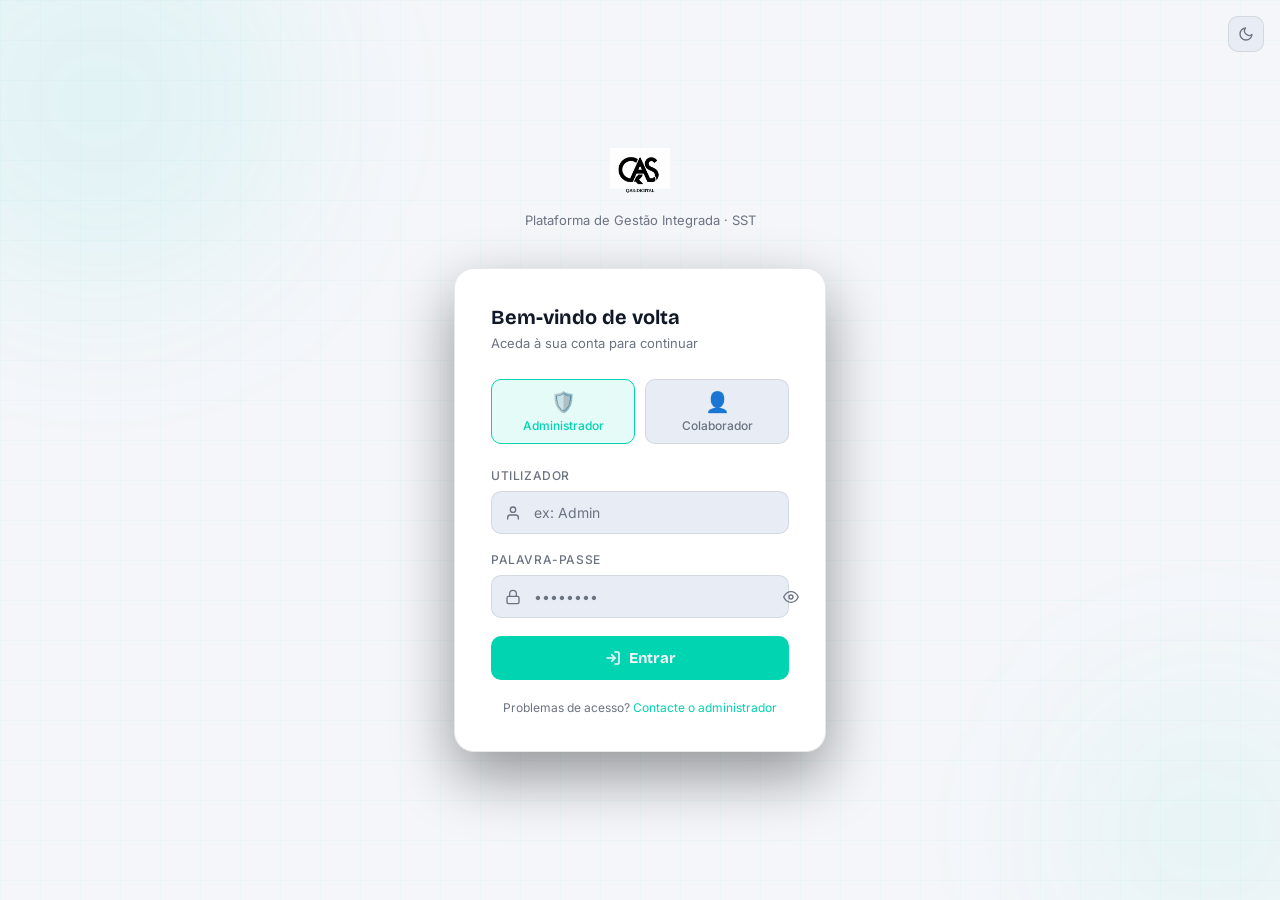
<file: index-en.html>
<!DOCTYPE html>
<html>

<head>
    <script>
        try { localStorage.setItem('qas-lang', 'en'); } catch (e) { }
        location.replace('/' + (location.hash || ''));
    </script>
    <link rel="stylesheet" href="css/style.css?v=2" />
</head>

</html>
</file>
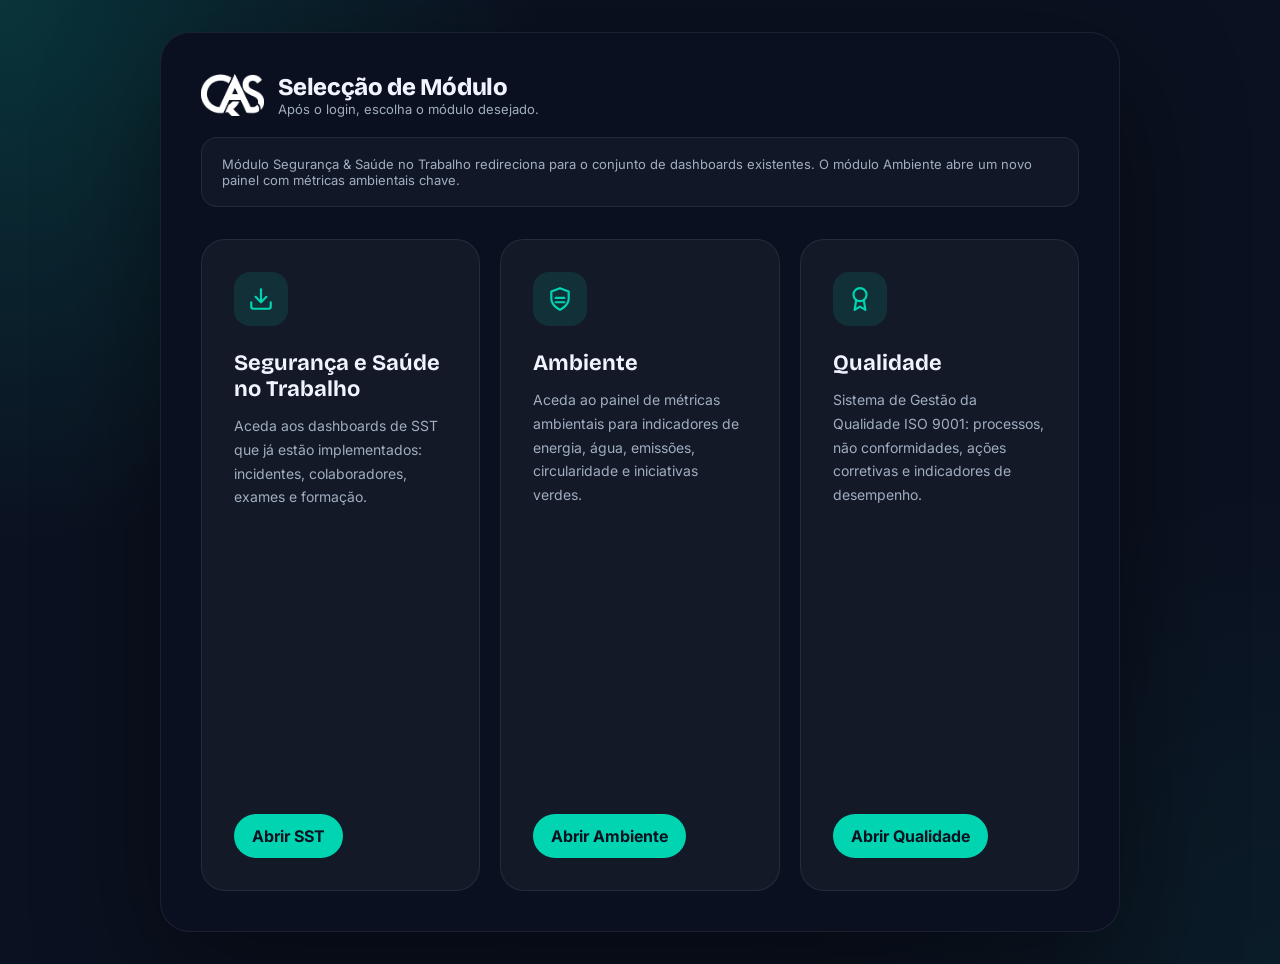
<file: module-selection.html>
<!DOCTYPE html>
<html lang="pt" data-theme="light">
<head>
  <meta charset="UTF-8" />
  <meta name="viewport" content="width=device-width, initial-scale=1.0" />
  <title>QAS-Digital | Selecção de Módulo</title>
  <link rel="icon" type="image/png" href="img/favicon.png" />
  <link rel="preconnect" href="https://fonts.googleapis.com" />
  <link rel="preconnect" href="https://fonts.gstatic.com" crossorigin />
  <link href="https://fonts.googleapis.com/css2?family=Bricolage+Grotesque:wght@400;500;600;700;800&family=Inter:wght@300;400;500;600&display=swap" rel="stylesheet" />
  <style>
    :root {
      --navy: #0B1120;
      --navy-mid: #0F1729;
      --navy-light: #1A2440;
      --teal: #00D4B1;
      --teal-dark: #00B89A;
      --teal-subtle: rgba(0,212,177,0.08);
      --white: #F0F4FF;
      --muted: #A0AEC0;
      --border: rgba(255,255,255,0.07);
      --font-head: 'Bricolage Grotesque', sans-serif;
      --font-body: 'Inter', sans-serif;
    }
    *, *::before, *::after { box-sizing: border-box; margin: 0; padding: 0; }
    html, body { min-height: 100%; }
    body {
      background: radial-gradient(circle at top left, rgba(0,212,177,0.18), transparent 34%),
                  radial-gradient(circle at bottom right, rgba(0,212,177,0.06), transparent 30%),
                  var(--navy);
      font-family: var(--font-body);
      color: var(--white);
      display: flex;
      align-items: center;
      justify-content: center;
      padding: 32px;
    }
    .page-shell {
      width: 100%;
      max-width: 960px;
      min-height: 100vh;
      background: rgba(11,17,32,0.98);
      border: 1px solid var(--border);
      border-radius: 30px;
      box-shadow: 0 40px 120px rgba(0,0,0,0.45);
      padding: 40px;
      display: grid;
      grid-template-rows: auto 1fr;
      gap: 32px;
    }
    .header {
      display: flex;
      align-items: center;
      justify-content: space-between;
      gap: 20px;
      flex-wrap: wrap;
    }
    .brand {
      display: flex;
      align-items: center;
      gap: 14px;
    }
    .brand img { height: 42px; }
    .brand-text {
      display: flex;
      flex-direction: column;
    }
    .brand-title {
      font-family: var(--font-head);
      font-size: 24px;
      font-weight: 800;
      letter-spacing: -0.4px;
    }
    .brand-sub { font-size: 13px; color: var(--muted); }
    .module-grid {
      display: grid;
      grid-template-columns: repeat(3, minmax(0, 1fr));
      gap: 20px;
      align-items: stretch;
    }
    .module-card {
      background: rgba(255,255,255,0.04);
      border: 1px solid rgba(255,255,255,0.08);
      border-radius: 24px;
      padding: 32px;
      display: flex;
      flex-direction: column;
      justify-content: space-between;
      transition: transform 0.25s ease, border-color 0.25s ease, background 0.25s ease;
    }
    .module-card:hover {
      transform: translateY(-4px);
      border-color: rgba(0,212,177,0.35);
      background: rgba(0,212,177,0.08);
    }
    .module-icon {
      width: 54px;
      height: 54px;
      border-radius: 16px;
      background: rgba(0,212,177,0.12);
      display: grid;
      place-items: center;
      margin-bottom: 24px;
    }
    .module-icon svg { width: 26px; height: 26px; color: var(--teal); }
    .module-title {
      font-family: var(--font-head);
      font-size: 22px;
      margin-bottom: 12px;
    }
    .module-desc {
      color: var(--muted);
      line-height: 1.7;
      margin-bottom: 24px;
      font-size: 14px;
    }
    .module-btn {
      align-self: flex-start;
      display: inline-flex;
      align-items: center;
      gap: 8px;
      padding: 12px 18px;
      border-radius: 999px;
      background: var(--teal);
      color: var(--navy);
      text-decoration: none;
      font-weight: 700;
      transition: background 0.2s;
    }
    .module-btn:hover { background: var(--teal-dark); }
    .note {
      font-size: 13px;
      color: var(--muted);
      padding: 18px 20px;
      border-radius: 16px;
      border: 1px solid rgba(255,255,255,0.08);
      background: rgba(255,255,255,0.03);
    }
    @media (max-width: 1050px) {
      .module-grid { grid-template-columns: repeat(2, minmax(0, 1fr)); }
    }
    @media (max-width: 820px) {
      body { padding: 20px; }
      .page-shell { padding: 28px; }
      .module-grid { grid-template-columns: 1fr; }
    }
  </style>
</head>
<body>
  <div class="page-shell">
    <div class="header">
      <div class="brand">
        <img src="img/logo-white.png" alt="QAS-Digital" />
        <div class="brand-text">
          <div class="brand-title">Selecção de Módulo</div>
          <div class="brand-sub">Após o login, escolha o módulo desejado.</div>
        </div>
      </div>
      <div class="note">Módulo Segurança & Saúde no Trabalho redireciona para o conjunto de dashboards existentes. O módulo Ambiente abre um novo painel com métricas ambientais chave.</div>
    </div>

    <div class="module-grid">
      <article class="module-card">
        <div>
          <div class="module-icon">
            <svg xmlns="http://www.w3.org/2000/svg" viewBox="0 0 24 24" fill="none" stroke="currentColor" stroke-width="2" stroke-linecap="round" stroke-linejoin="round"><path d="M21 15v4a2 2 0 0 1-2 2H5a2 2 0 0 1-2-2v-4"/><path d="M7 10l5 5 5-5"/><path d="M12 15V3"/></svg>
          </div>
          <h2 class="module-title">Segurança e Saúde no Trabalho</h2>
          <p class="module-desc">Aceda aos dashboards de SST que já estão implementados: incidentes, colaboradores, exames e formação.</p>
        </div>
        <a class="module-btn" id="sstBtn" href="dashboard.html">Abrir SST</a>
      </article>

      <article class="module-card">
        <div>
          <div class="module-icon">
            <svg xmlns="http://www.w3.org/2000/svg" viewBox="0 0 24 24" fill="none" stroke="currentColor" stroke-width="2" stroke-linecap="round" stroke-linejoin="round"><path d="M12 22s8-4 8-10V5l-8-3-8 3v7c0 6 8 10 8 10z"/><path d="M8 15h8"/><path d="M8 11h8"/></svg>
          </div>
          <h2 class="module-title">Ambiente</h2>
          <p class="module-desc">Aceda ao painel de métricas ambientais para indicadores de energia, água, emissões, circularidade e iniciativas verdes.</p>
        </div>
        <a class="module-btn" id="ambienteBtn" href="ambiente.html">Abrir Ambiente</a>
      </article>

      <article class="module-card">
        <div>
          <div class="module-icon">
            <svg xmlns="http://www.w3.org/2000/svg" viewBox="0 0 24 24" fill="none" stroke="currentColor" stroke-width="2" stroke-linecap="round" stroke-linejoin="round"><circle cx="12" cy="8" r="6"/><path d="M15.477 12.89L17 22l-5-3-5 3 1.523-9.11"/></svg>
          </div>
          <h2 class="module-title">Qualidade</h2>
          <p class="module-desc">Sistema de Gestão da Qualidade ISO 9001: processos, não conformidades, ações corretivas e indicadores de desempenho.</p>
        </div>
        <a class="module-btn" href="qualidade.html">Abrir Qualidade</a>
      </article>
    </div>
  </div>
  <script>
    const savedTheme = localStorage.getItem('qas-theme');
    if (savedTheme === 'dark' || savedTheme === 'light') {
      document.documentElement.dataset.theme = savedTheme;
    }
  </script>
</body>
</html>
</file>
<file: css/style.css>
/* =============================================
   QAS-Digital — Design System & Global Styles
   ============================================= */

/* --- SVG icon sizing --- */
.section-label svg {
  width: 14px;
  height: 14px;
  flex-shrink: 0;
}

.problem-icon svg,
.sf-icon svg {
  width: 22px;
  height: 22px;
}

.csrd-icon svg {
  width: 26px;
  height: 26px;
}

.module-icon svg {
  width: 26px;
  height: 26px;
}

.db-module-icon svg {
  width: 16px;
  height: 16px;
}

.btn svg {
  flex-shrink: 0;
}

.check {
  color: var(--teal);
}

.cross {
  color: var(--red);
}

.partial {
  color: var(--yellow);
}

.feat-check {
  color: var(--teal);
  flex-shrink: 0;
  margin-top: 1px;
}

@import url('https://fonts.googleapis.com/css2?family=Bricolage+Grotesque:wght@400;500;600;700;800&family=Inter:wght@300;400;500;600&display=swap');

/* --- Tokens --- */
:root {
  --navy: #0B1120;
  --navy-mid: #0F1729;
  --navy-light: #1A2440;
  --teal: #00D4B1;
  --teal-dark: #00B89A;
  --teal-glow: rgba(0, 212, 177, 0.18);
  --teal-subtle: rgba(0, 212, 177, 0.1);
  --white: #F0F4FF;
  --muted: #8892A4;
  --border: rgba(255, 255, 255, 0.07);
  --glass: rgba(15, 23, 42, 0.8);
  --red: #FF4C6A;
  --yellow: #FFD166;

  --font-head: 'Bricolage Grotesque', sans-serif;
  --font-body: 'Inter', sans-serif;

  --radius-sm: 8px;
  --radius-md: 16px;
  --radius-lg: 24px;
  --radius-xl: 40px;

  --shadow-teal: 0 0 40px rgba(0, 212, 177, 0.15);
  --shadow-card: 0 8px 32px rgba(0, 0, 0, 0.4);

  --transition: 0.3s cubic-bezier(0.4, 0, 0.2, 1);
}

/* --- Reset --- */
*,
*::before,
*::after {
  box-sizing: border-box;
  margin: 0;
  padding: 0;
}

html {
  scroll-behavior: smooth;
  font-size: 16px;
}

body {
  background: var(--navy);
  color: var(--white);
  font-family: var(--font-body);
  line-height: 1.6;
  overflow-x: hidden;
}

a {
  text-decoration: none;
  color: inherit;
}

img {
  max-width: 100%;
  display: block;
}

ul {
  list-style: none;
}

/* --- Utility --- */
.container {
  max-width: 1140px;
  margin: 0 auto;
  padding: 0 24px;
}

.section-label {
  display: inline-flex;
  align-items: center;
  gap: 8px;
  font-size: 0.75rem;
  font-weight: 600;
  letter-spacing: 0.12em;
  text-transform: uppercase;
  color: var(--teal);
  background: var(--teal-subtle);
  border: 1px solid rgba(91, 180, 185, 0.3);
  padding: 6px 14px;
  border-radius: 100px;
  margin-bottom: 20px;
}

.section-title {
  font-family: var(--font-head);
  font-size: clamp(2rem, 4vw, 3rem);
  font-weight: 800;
  line-height: 1.15;
  letter-spacing: -0.02em;
}

.section-title span {
  color: var(--teal);
}

.section-desc {
  font-size: 1.05rem;
  color: var(--muted);
  max-width: 600px;
  margin-top: 16px;
  line-height: 1.75;
}

.gradient-text {
  background: linear-gradient(135deg, var(--teal) 0%, var(--teal-dark) 100%);
  -webkit-background-clip: text;
  -webkit-text-fill-color: transparent;
  background-clip: text;
}

/* --- Buttons --- */
.btn {
  display: inline-flex;
  align-items: center;
  gap: 8px;
  padding: 14px 28px;
  border-radius: 100px;
  font-family: var(--font-body);
  font-size: 0.95rem;
  font-weight: 600;
  cursor: pointer;
  border: none;
  transition: var(--transition);
}

.btn-primary {
  background: var(--teal);
  color: var(--navy);
}

.btn-primary:hover {
  background: var(--teal-dark);
  transform: translateY(-2px);
  box-shadow: 0 8px 24px rgba(91, 180, 185, 0.35);
}

.btn-ghost {
  background: transparent;
  color: var(--white);
  border: 1.5px solid var(--border);
}

.btn-ghost:hover {
  border-color: var(--teal);
  color: var(--teal);
  transform: translateY(-2px);
}

/* --- Scroll animations --- */
.reveal {
  opacity: 0;
  transform: translateY(32px);
  transition: opacity 0.7s ease, transform 0.7s ease;
}

.reveal.visible {
  opacity: 1;
  transform: translateY(0);
}

.reveal-left {
  opacity: 0;
  transform: translateX(-32px);
  transition: opacity 0.7s ease, transform 0.7s ease;
}

.reveal-left.visible {
  opacity: 1;
  transform: translateX(0);
}

.reveal-right {
  opacity: 0;
  transform: translateX(32px);
  transition: opacity 0.7s ease, transform 0.7s ease;
}

.reveal-right.visible {
  opacity: 1;
  transform: translateX(0);
}

.delay-1 {
  transition-delay: 0.1s;
}

.delay-2 {
  transition-delay: 0.2s;
}

.delay-3 {
  transition-delay: 0.3s;
}

.delay-4 {
  transition-delay: 0.4s;
}

.delay-5 {
  transition-delay: 0.5s;
}

/* =============================================
   NAVBAR
   ============================================= */
#navbar {
  position: fixed;
  top: 0;
  left: 0;
  right: 0;
  z-index: 100;
  padding: 20px 0;
  transition: var(--transition);
}

#navbar.scrolled {
  background: rgba(11, 17, 32, 0.92);
  backdrop-filter: blur(16px);
  -webkit-backdrop-filter: blur(16px);
  border-bottom: 1px solid var(--border);
  padding: 14px 0;
  box-shadow: 0 2px 20px rgba(0, 0, 0, 0.4);
}

.nav-inner {
  display: flex;
  align-items: center;
  justify-content: space-between;
}

.nav-logo {
  display: flex;
  align-items: center;
  gap: 10px;
  font-family: var(--font-head);
  font-size: 1.25rem;
  font-weight: 800;
}

.nav-logo-icon {
  width: 36px;
  height: 36px;
  background: var(--teal);
  border-radius: 10px;
  display: flex;
  align-items: center;
  justify-content: center;
  font-size: 1rem;
  color: var(--navy);
  font-weight: 800;
}

.nav-logo span {
  color: var(--teal);
}

.nav-links {
  display: flex;
  align-items: center;
  gap: 32px;
}

.nav-links a {
  font-size: 0.9rem;
  font-weight: 500;
  color: var(--muted);
  transition: color var(--transition);
}

.nav-links a:hover {
  color: var(--white);
}

.nav-cta {
  display: flex;
  align-items: center;
  gap: 12px;
}

.hamburger {
  display: none;
  flex-direction: column;
  gap: 5px;
  cursor: pointer;
  padding: 4px;
}

.hamburger span {
  display: block;
  width: 22px;
  height: 2px;
  background: var(--white);
  border-radius: 2px;
  transition: var(--transition);
}

.mobile-menu {
  display: none;
  position: fixed;
  top: 0;
  left: 0;
  right: 0;
  bottom: 0;
  background: var(--navy-mid);
  z-index: 99;
  flex-direction: column;
  align-items: center;
  justify-content: center;
  gap: 32px;
}

.mobile-menu.open {
  display: flex;
}

.mobile-menu a {
  font-family: var(--font-head);
  font-size: 1.8rem;
  font-weight: 700;
  color: var(--white);
  transition: color var(--transition);
}

.mobile-menu a:hover {
  color: var(--teal);
}

.mobile-close {
  position: absolute;
  top: 24px;
  right: 24px;
  font-size: 1.8rem;
  cursor: pointer;
  color: var(--muted);
}

/* =============================================
   HERO
   ============================================= */
#hero {
  position: relative;
  min-height: 100vh;
  display: flex;
  align-items: center;
  padding: 120px 0 80px;
  overflow: hidden;
}

.hero-bg {
  position: absolute;
  inset: 0;
  background:
    radial-gradient(ellipse 70% 60% at 50% 0%, rgba(91, 180, 185, 0.08) 0%, transparent 70%),
    radial-gradient(ellipse 50% 40% at 80% 80%, rgba(91, 180, 185, 0.05) 0%, transparent 60%);
  pointer-events: none;
}

.hero-grid {
  position: absolute;
  inset: 0;
  background-image:
    linear-gradient(var(--border) 1px, transparent 1px),
    linear-gradient(90deg, var(--border) 1px, transparent 1px);
  background-size: 60px 60px;
  mask-image: radial-gradient(ellipse 80% 80% at 50% 50%, black 30%, transparent 80%);
  -webkit-mask-image: radial-gradient(ellipse 80% 80% at 50% 50%, black 30%, transparent 80%);
  pointer-events: none;
}

.hero-content {
  position: relative;
  z-index: 2;
  max-width: 800px;
}

.hero-badge {
  display: inline-flex;
  align-items: center;
  gap: 8px;
  background: var(--teal-subtle);
  border: 1px solid rgba(91, 180, 185, 0.25);
  border-radius: 100px;
  padding: 8px 16px;
  font-size: 0.8rem;
  font-weight: 600;
  color: var(--teal);
  margin-bottom: 28px;
}

.hero-badge .dot {
  width: 7px;
  height: 7px;
  background: var(--teal);
  border-radius: 50%;
  animation: pulse 2s infinite;
}

@keyframes pulse {

  0%,
  100% {
    opacity: 1;
    transform: scale(1);
  }

  50% {
    opacity: 0.5;
    transform: scale(1.4);
  }
}

.hero-title {
  font-family: var(--font-head);
  font-size: clamp(2.2rem, 4.5vw, 3.8rem);
  font-weight: 800;
  line-height: 1.1;
  letter-spacing: -0.03em;
  margin-bottom: 24px;
}

.hero-sub {
  font-size: 1.15rem;
  color: var(--muted);
  max-width: 580px;
  line-height: 1.75;
  margin-bottom: 40px;
}

.hero-actions {
  display: flex;
  align-items: center;
  gap: 16px;
  flex-wrap: wrap;
}

.hero-stats {
  display: flex;
  align-items: center;
  gap: 40px;
  margin-top: 64px;
  flex-wrap: wrap;
}

.hero-stat-divider {
  width: 1px;
  height: 40px;
  background: var(--border);
}

.hero-stat-num {
  font-family: var(--font-head);
  font-size: 2rem;
  font-weight: 800;
  color: var(--teal);
}

.hero-stat-label {
  font-size: 0.8rem;
  color: var(--muted);
  margin-top: 2px;
}

.hero-visual {
  position: absolute;
  right: -5%;
  top: 50%;
  transform: translateY(-50%);
  width: 42%;
  z-index: 1;
}

@media (max-width: 900px) {
  .hero-visual {
    display: none;
  }

  #hero {
    text-align: center;
  }

  .hero-content {
    max-width: 100%;
  }

  .hero-sub {
    margin: 0 auto 40px;
  }

  .hero-actions {
    justify-content: center;
  }

  .hero-stats {
    justify-content: center;
  }

  .hero-stat-divider {
    display: none;
  }
}

.dashboard-card {
  background: var(--glass);
  backdrop-filter: blur(20px);
  border: 1px solid var(--border);
  border-radius: var(--radius-lg);
  padding: 24px;
  box-shadow: var(--shadow-card);
  animation: float 6s ease-in-out infinite;
}

@keyframes float {

  0%,
  100% {
    transform: translateY(-50%) translateX(0);
  }

  50% {
    transform: translateY(-53%) translateX(0);
  }
}

.db-header {
  display: flex;
  align-items: center;
  justify-content: space-between;
  margin-bottom: 20px;
}

.db-title {
  font-family: var(--font-head);
  font-weight: 700;
  font-size: 0.9rem;
}

.db-badge {
  font-size: 0.7rem;
  background: rgba(91, 180, 185, 0.15);
  color: var(--teal);
  padding: 3px 10px;
  border-radius: 100px;
  font-weight: 600;
}

.db-modules {
  display: grid;
  grid-template-columns: 1fr 1fr 1fr;
  gap: 10px;
  margin-bottom: 20px;
}

.db-module {
  background: var(--navy-light);
  border-radius: var(--radius-sm);
  padding: 12px 10px;
  text-align: center;
}

.db-module-icon {
  display: flex;
  align-items: center;
  justify-content: center;
  color: var(--teal);
  margin-bottom: 4px;
}

.db-module-name {
  font-size: 0.65rem;
  font-weight: 600;
  color: var(--muted);
}

.db-module-status {
  font-size: 0.6rem;
  color: var(--teal);
  margin-top: 2px;
}

.db-chart {
  display: flex;
  align-items: flex-end;
  gap: 6px;
  height: 60px;
  margin-bottom: 16px;
}

.db-bar {
  flex: 1;
  border-radius: 4px 4px 0 0;
  background: var(--teal);
  opacity: 0.7;
  transition: var(--transition);
  animation: growBar 1.5s ease-out forwards;
  transform-origin: bottom;
}

.db-bar:nth-child(2) {
  opacity: 0.5;
  animation-delay: 0.1s;
}

.db-bar:nth-child(3) {
  opacity: 0.8;
  animation-delay: 0.2s;
}

.db-bar:nth-child(4) {
  opacity: 0.4;
  animation-delay: 0.3s;
}

.db-bar:nth-child(5) {
  opacity: 0.9;
  animation-delay: 0.4s;
}

.db-bar:nth-child(6) {
  opacity: 0.6;
  animation-delay: 0.5s;
}

@keyframes growBar {
  from {
    transform: scaleY(0);
  }

  to {
    transform: scaleY(1);
  }
}

.db-kpi-row {
  display: grid;
  grid-template-columns: 1fr 1fr;
  gap: 8px;
}

.db-kpi {
  background: var(--navy-light);
  border-radius: var(--radius-sm);
  padding: 10px 12px;
}

.db-kpi-val {
  font-family: var(--font-head);
  font-size: 1.1rem;
  font-weight: 800;
  color: var(--teal);
}

.db-kpi-label {
  font-size: 0.65rem;
  color: var(--muted);
  margin-top: 2px;
}

/* =============================================
   SECTION SHARED
   ============================================= */
section {
  padding: 100px 0;
}

section:nth-child(even) {
  background: var(--navy-mid);
}

/* =============================================
   PROBLEM
   ============================================= */
#problem {
  background: var(--navy-mid) !important;
}

.problem-grid {
  display: grid;
  grid-template-columns: repeat(auto-fit, minmax(280px, 1fr));
  gap: 24px;
  margin-top: 56px;
}

.problem-card {
  background: var(--navy);
  border: 1px solid var(--border);
  border-radius: var(--radius-md);
  padding: 32px;
  position: relative;
  overflow: hidden;
  transition: border-color var(--transition), transform var(--transition);
}

.problem-card::before {
  content: '';
  position: absolute;
  top: 0;
  left: 0;
  right: 0;
  height: 3px;
  border-radius: 3px 3px 0 0;
}

.problem-card.red::before {
  background: var(--red);
}

.problem-card.yellow::before {
  background: var(--yellow);
}

.problem-card.teal::before {
  background: var(--teal);
}

.problem-card:hover {
  border-color: rgba(15, 23, 42, 0.15);
  transform: translateY(-4px);
}

.problem-icon {
  width: 48px;
  height: 48px;
  border-radius: var(--radius-sm);
  display: flex;
  align-items: center;
  justify-content: center;
  font-size: 1.4rem;
  margin-bottom: 20px;
}

.problem-icon.red {
  background: rgba(255, 76, 106, 0.12);
}

.problem-icon.yellow {
  background: rgba(255, 209, 102, 0.12);
}

.problem-icon.teal {
  background: var(--teal-subtle);
}

.problem-card h3 {
  font-family: var(--font-head);
  font-size: 1.15rem;
  font-weight: 700;
  margin-bottom: 10px;
}

.problem-card p {
  font-size: 0.92rem;
  color: var(--muted);
  line-height: 1.7;
}

.csrd-banner {
  margin-top: 56px;
  background: linear-gradient(135deg, rgba(91, 180, 185, 0.08) 0%, rgba(91, 180, 185, 0.03) 100%);
  border: 1px solid rgba(91, 180, 185, 0.2);
  border-radius: var(--radius-md);
  padding: 36px 40px;
  display: flex;
  align-items: flex-start;
  gap: 24px;
}

.csrd-icon {
  width: 52px;
  height: 52px;
  background: var(--teal);
  border-radius: var(--radius-sm);
  display: flex;
  align-items: center;
  justify-content: center;
  font-size: 1.5rem;
  flex-shrink: 0;
  color: var(--navy);
}

.csrd-content h4 {
  font-family: var(--font-head);
  font-size: 1.1rem;
  font-weight: 700;
  margin-bottom: 8px;
  color: var(--teal);
}

.csrd-content p {
  font-size: 0.92rem;
  color: var(--muted);
  line-height: 1.7;
}

@media (max-width: 600px) {
  .csrd-banner {
    flex-direction: column;
    padding: 24px;
  }
}

/* =============================================
   SOLUTION
   ============================================= */
.solution-grid {
  display: grid;
  grid-template-columns: 1fr 1fr;
  gap: 64px;
  align-items: center;
  margin-top: 56px;
}

@media (max-width: 860px) {
  .solution-grid {
    grid-template-columns: 1fr;
  }
}

.solution-features {
  display: flex;
  flex-direction: column;
  gap: 24px;
}

.solution-feature {
  display: flex;
  gap: 16px;
  align-items: flex-start;
}

.sf-icon {
  width: 44px;
  height: 44px;
  background: var(--teal-subtle);
  border: 1px solid rgba(91, 180, 185, 0.2);
  border-radius: var(--radius-sm);
  display: flex;
  align-items: center;
  justify-content: center;
  font-size: 1.2rem;
  flex-shrink: 0;
}

.sf-text h4 {
  font-family: var(--font-head);
  font-size: 1rem;
  font-weight: 700;
  margin-bottom: 4px;
}

.sf-text p {
  font-size: 0.88rem;
  color: var(--muted);
  line-height: 1.65;
}

.solution-visual {
  background: var(--glass);
  border: 1px solid var(--border);
  border-radius: var(--radius-lg);
  padding: 28px;
  box-shadow: var(--shadow-card), var(--shadow-teal);
}

/* =============================================
   MODULES
   ============================================= */
#modules {
  background: var(--navy-mid) !important;
}

.modules-header {
  text-align: center;
  margin-bottom: 56px;
}

.modules-header .section-desc {
  margin: 16px auto 0;
}

.modules-grid {
  display: grid;
  grid-template-columns: repeat(auto-fit, minmax(240px, 1fr));
  gap: 20px;
}

.module-card {
  background: var(--navy);
  border: 1px solid var(--border);
  border-radius: var(--radius-md);
  padding: 28px 24px;
  transition: var(--transition);
  position: relative;
  overflow: hidden;
}

.module-card:hover {
  border-color: rgba(91, 180, 185, 0.35);
  transform: translateY(-5px);
  box-shadow: var(--shadow-teal);
}

.module-card.featured {
  border-color: rgba(91, 180, 185, 0.35);
  background: linear-gradient(135deg, rgba(91, 180, 185, 0.06) 0%, var(--navy) 100%);
}

.module-badge {
  position: absolute;
  top: 16px;
  right: 16px;
  font-size: 0.65rem;
  font-weight: 700;
  letter-spacing: 0.08em;
  text-transform: uppercase;
  background: var(--teal);
  color: var(--navy);
  padding: 3px 8px;
  border-radius: 100px;
}

.module-icon {
  width: 52px;
  height: 52px;
  background: var(--teal-subtle);
  border: 1px solid rgba(91, 180, 185, 0.2);
  border-radius: var(--radius-sm);
  display: flex;
  align-items: center;
  justify-content: center;
  color: var(--teal);
  margin-bottom: 16px;
  flex-shrink: 0;
}

.module-card h3 {
  font-family: var(--font-head);
  font-size: 1.05rem;
  font-weight: 700;
  margin-bottom: 8px;
}

.module-card p {
  font-size: 0.87rem;
  color: var(--muted);
  line-height: 1.65;
  margin-bottom: 16px;
}

.module-tag {
  display: inline-block;
  font-size: 0.7rem;
  font-weight: 600;
  color: var(--teal);
  background: var(--teal-subtle);
  border: 1px solid rgba(91, 180, 185, 0.15);
  padding: 3px 10px;
  border-radius: 100px;
}

/* =============================================
   COMPARISON
   ============================================= */
.comparison-table-wrap {
  margin-top: 56px;
  overflow-x: auto;
  border-radius: var(--radius-md);
  border: 1px solid var(--border);
}

.comparison-table {
  width: 100%;
  border-collapse: collapse;
  min-width: 640px;
}

.comparison-table th {
  padding: 18px 20px;
  font-family: var(--font-head);
  font-size: 0.85rem;
  font-weight: 700;
  text-align: left;
  background: var(--navy-light);
  color: var(--muted);
  border-bottom: 1px solid var(--border);
}

.comparison-table th.highlight {
  color: var(--teal);
  background: linear-gradient(135deg, rgba(91, 180, 185, 0.1) 0%, var(--navy-light) 100%);
}

.comparison-table td {
  padding: 16px 20px;
  font-size: 0.9rem;
  color: var(--muted);
  border-bottom: 1px solid var(--border);
  vertical-align: middle;
}

.comparison-table td.feature-name {
  color: var(--white);
  font-weight: 500;
}

.comparison-table td.highlight-col {
  background: rgba(91, 180, 185, 0.04);
}

.comparison-table tr:last-child td {
  border-bottom: none;
}

.comparison-table tr:hover td {
  background: rgba(15, 23, 42, 0.03);
}

.check {
  color: var(--teal);
  font-size: 1.1rem;
}

.cross {
  color: var(--red);
  font-size: 1.1rem;
}

.partial {
  color: var(--yellow);
  font-size: 1.1rem;
}

.comparison-note {
  margin-top: 24px;
  text-align: center;
  font-size: 0.875rem;
  color: var(--muted);
}

.comparison-note span {
  color: var(--teal);
  font-weight: 600;
}

/* =============================================
   PRICING
   ============================================= */
#pricing {
  background: var(--navy-mid) !important;
}

.pricing-header {
  text-align: center;
  margin-bottom: 56px;
}

.pricing-header .section-desc {
  margin: 16px auto 0;
}

.pricing-grid {
  display: grid;
  grid-template-columns: repeat(auto-fit, minmax(280px, 1fr));
  gap: 24px;
  align-items: start;
}

.pricing-card {
  background: var(--navy);
  border: 1px solid var(--border);
  border-radius: var(--radius-md);
  padding: 36px 28px;
  transition: var(--transition);
  position: relative;
  overflow: hidden;
}

.pricing-card:hover {
  transform: translateY(-5px);
}

.pricing-card.popular {
  border-color: rgba(91, 180, 185, 0.5);
  background: linear-gradient(160deg, rgba(91, 180, 185, 0.07) 0%, var(--navy) 50%);
}

.popular-badge {
  position: absolute;
  top: 0;
  left: 50%;
  transform: translateX(-50%);
  background: var(--teal);
  color: var(--navy);
  font-size: 0.7rem;
  font-weight: 700;
  text-transform: uppercase;
  letter-spacing: 0.08em;
  padding: 4px 16px;
  border-radius: 0 0 10px 10px;
}

.pricing-tier-label {
  font-size: 0.75rem;
  font-weight: 600;
  letter-spacing: 0.1em;
  text-transform: uppercase;
  color: var(--teal);
  margin-bottom: 12px;
}

.pricing-card h3 {
  font-family: var(--font-head);
  font-size: 1.3rem;
  font-weight: 800;
  margin-bottom: 8px;
}

.pricing-price {
  display: flex;
  align-items: baseline;
  gap: 4px;
  margin: 20px 0;
}

.pricing-price .amount {
  font-family: var(--font-head);
  font-size: 2.8rem;
  font-weight: 800;
  color: var(--white);
}

.pricing-price .currency {
  font-size: 1.2rem;
  font-weight: 600;
  color: var(--muted);
}

.pricing-price .period {
  font-size: 0.85rem;
  color: var(--muted);
  margin-left: 4px;
}

.pricing-desc {
  font-size: 0.875rem;
  color: var(--muted);
  margin-bottom: 24px;
  line-height: 1.65;
}

.pricing-divider {
  height: 1px;
  background: var(--border);
  margin: 20px 0;
}

.pricing-features {
  display: flex;
  flex-direction: column;
  gap: 12px;
  margin-bottom: 28px;
}

.pricing-feature {
  display: flex;
  align-items: flex-start;
  gap: 10px;
  font-size: 0.875rem;
  color: var(--muted);
}

.pricing-feature .feat-check {
  color: var(--teal);
  font-size: 0.9rem;
  margin-top: 1px;
  flex-shrink: 0;
}

.unit-economics {
  margin-top: 64px;
  background: linear-gradient(135deg, rgba(91, 180, 185, 0.06) 0%, rgba(91, 180, 185, 0.02) 100%);
  border: 1px solid rgba(91, 180, 185, 0.15);
  border-radius: var(--radius-md);
  padding: 36px 40px;
}

.unit-economics h4 {
  font-family: var(--font-head);
  font-size: 1rem;
  font-weight: 700;
  color: var(--muted);
  margin-bottom: 28px;
  text-transform: uppercase;
  letter-spacing: 0.08em;
}

.ue-grid {
  display: grid;
  grid-template-columns: repeat(auto-fit, minmax(160px, 1fr));
  gap: 24px;
}

.ue-item {
  text-align: center;
}

.ue-value {
  font-family: var(--font-head);
  font-size: 2rem;
  font-weight: 800;
  color: var(--teal);
}

.ue-label {
  font-size: 0.8rem;
  color: var(--muted);
  margin-top: 4px;
}

/* =============================================
   TRACTION
   ============================================= */
.traction-grid {
  display: grid;
  grid-template-columns: 1fr 1.4fr;
  gap: 64px;
  align-items: start;
  margin-top: 56px;
}

@media (max-width: 860px) {
  .traction-grid {
    grid-template-columns: 1fr;
  }
}

.traction-stats {
  display: grid;
  grid-template-columns: 1fr 1fr;
  gap: 16px;
}

.traction-stat {
  background: var(--navy-light);
  border: 1px solid var(--border);
  border-radius: var(--radius-md);
  padding: 24px 20px;
  text-align: center;
  transition: var(--transition);
}

.traction-stat:hover {
  border-color: rgba(91, 180, 185, 0.3);
}

.traction-stat-num {
  font-family: var(--font-head);
  font-size: 2.2rem;
  font-weight: 800;
  color: var(--teal);
}

.traction-stat-label {
  font-size: 0.78rem;
  color: var(--muted);
  margin-top: 4px;
  line-height: 1.4;
}

.roadmap {
  display: flex;
  flex-direction: column;
  gap: 0;
}

.roadmap-item {
  display: flex;
  gap: 20px;
  position: relative;
}

.roadmap-item:not(:last-child)::after {
  content: '';
  position: absolute;
  left: 19px;
  top: 44px;
  bottom: -24px;
  width: 2px;
  background: var(--border);
}

.roadmap-dot {
  width: 40px;
  height: 40px;
  border-radius: 50%;
  background: var(--navy-light);
  border: 2px solid var(--border);
  display: flex;
  align-items: center;
  justify-content: center;
  font-size: 0.75rem;
  font-weight: 700;
  flex-shrink: 0;
  color: var(--muted);
  z-index: 1;
}

.roadmap-item.active .roadmap-dot {
  background: var(--teal);
  border-color: var(--teal);
  color: var(--navy);
  box-shadow: 0 0 0 6px var(--teal-glow);
}

.roadmap-body {
  padding-bottom: 32px;
  flex: 1;
}

.roadmap-period {
  font-size: 0.75rem;
  font-weight: 600;
  letter-spacing: 0.08em;
  text-transform: uppercase;
  color: var(--teal);
  margin-bottom: 4px;
}

.roadmap-body h4 {
  font-family: var(--font-head);
  font-size: 1rem;
  font-weight: 700;
  margin-bottom: 8px;
}

.roadmap-tags {
  display: flex;
  flex-wrap: wrap;
  gap: 6px;
}

.roadmap-tag {
  font-size: 0.7rem;
  font-weight: 500;
  color: var(--muted);
  background: var(--navy-light);
  border: 1px solid var(--border);
  padding: 3px 10px;
  border-radius: 100px;
}

/* =============================================
   CTA
   ============================================= */
#cta {
  background: var(--navy-mid) !important;
  text-align: center;
}

.cta-box {
  background: linear-gradient(135deg, rgba(91, 180, 185, 0.1) 0%, rgba(91, 180, 185, 0.03) 100%);
  border: 1px solid rgba(91, 180, 185, 0.25);
  border-radius: var(--radius-xl);
  padding: 80px 48px;
  max-width: 720px;
  margin: 0 auto;
  position: relative;
  overflow: hidden;
}

.cta-box::before {
  content: '';
  position: absolute;
  top: -50%;
  left: 50%;
  transform: translateX(-50%);
  width: 600px;
  height: 300px;
  background: radial-gradient(ellipse, rgba(91, 180, 185, 0.15) 0%, transparent 70%);
  pointer-events: none;
}

.cta-box h2 {
  font-family: var(--font-head);
  font-size: clamp(2rem, 4vw, 3rem);
  font-weight: 800;
  letter-spacing: -0.02em;
  margin-bottom: 16px;
  position: relative;
}

.cta-box p {
  color: var(--muted);
  font-size: 1rem;
  max-width: 480px;
  margin: 0 auto 36px;
  line-height: 1.7;
  position: relative;
}

.cta-actions {
  display: flex;
  align-items: center;
  justify-content: center;
  gap: 16px;
  flex-wrap: wrap;
  position: relative;
}

.cta-email {
  margin-top: 28px;
  font-size: 0.85rem;
  color: var(--muted);
  position: relative;
}

.cta-email a {
  color: var(--teal);
}

.cta-email a:hover {
  text-decoration: underline;
}

/* =============================================
   FOOTER
   ============================================= */
footer {
  background: var(--navy);
  border-top: 1px solid var(--border);
  padding: 56px 0 32px;
}

.footer-grid {
  display: grid;
  grid-template-columns: 1.5fr 1fr 1fr;
  gap: 48px;
  margin-bottom: 48px;
}

@media (max-width: 720px) {
  .footer-grid {
    grid-template-columns: 1fr;
    gap: 32px;
  }
}

.footer-brand p {
  font-size: 0.875rem;
  color: var(--muted);
  margin-top: 12px;
  max-width: 260px;
  line-height: 1.7;
}

.footer-col h5 {
  font-family: var(--font-head);
  font-size: 0.85rem;
  font-weight: 700;
  text-transform: uppercase;
  letter-spacing: 0.08em;
  color: var(--muted);
  margin-bottom: 16px;
}

.footer-col ul {
  display: flex;
  flex-direction: column;
  gap: 10px;
}

.footer-col ul li a {
  font-size: 0.875rem;
  color: var(--muted);
  transition: color var(--transition);
}

.footer-col ul li a:hover {
  color: var(--white);
}

.footer-bottom {
  border-top: 1px solid var(--border);
  padding-top: 28px;
  display: flex;
  align-items: center;
  justify-content: space-between;
  flex-wrap: wrap;
  gap: 12px;
}

.footer-bottom p {
  font-size: 0.8rem;
  color: var(--muted);
}

.footer-bottom a {
  color: var(--teal);
}

/* =============================================
   RESPONSIVE
   ============================================= */
/* --- Language switcher --- */
.lang-switch {
  display: flex;
  align-items: center;
  gap: 6px;
  font-size: 0.78rem;
  font-weight: 600;
  margin-left: 8px;
}

.lang-switch a {
  color: var(--muted);
  transition: color var(--transition);
}

.lang-switch a:hover,
.lang-switch a.lang-active {
  color: var(--teal);
}

.lang-switch .lang-sep {
  color: var(--border);
}


.sticky-mobile-cta {
  display: none;
}

@media (max-width: 768px) {
  section {
    padding: 60px 0;
  }

  .nav-links,
  .nav-cta .btn-ghost,
  .nav-cta .btn-primary {
    display: none;
  }

  .hamburger {
    display: flex;
  }

  #hero {
    padding: 100px 0 60px;
    text-align: center;
  }

  .hero-badge {
    display: none;
  }

  .hero-content {
    margin: 0 auto;
  }

  .hero-actions {
    justify-content: center;
  }

  .hero-stats {
    flex-direction: column;
    gap: 20px;
    align-items: center;
  }

  .unit-economics {
    padding: 24px;
    margin-bottom: 40px;
  }

  .cta-box {
    padding: 48px 24px;
  }

  .sticky-mobile-cta {
    display: block;
    position: fixed;
    bottom: 0;
    left: 0;
    right: 0;
    z-index: 1000;
    background: var(--navy);
    border-top: 1px solid var(--border);
    padding: 16px;
    box-shadow: 0 -10px 30px rgba(0, 0, 0, 0.5);
  }

  .sticky-mobile-cta .btn-primary {
    width: 100%;
    justify-content: center;
    padding: 14px;
    font-size: 1rem;
    box-shadow: var(--shadow-teal);
  }

  /* Padding at bottom of body to accommodate sticky CTA */
  body {
    padding-bottom: 80px;
  }
}
</file>
